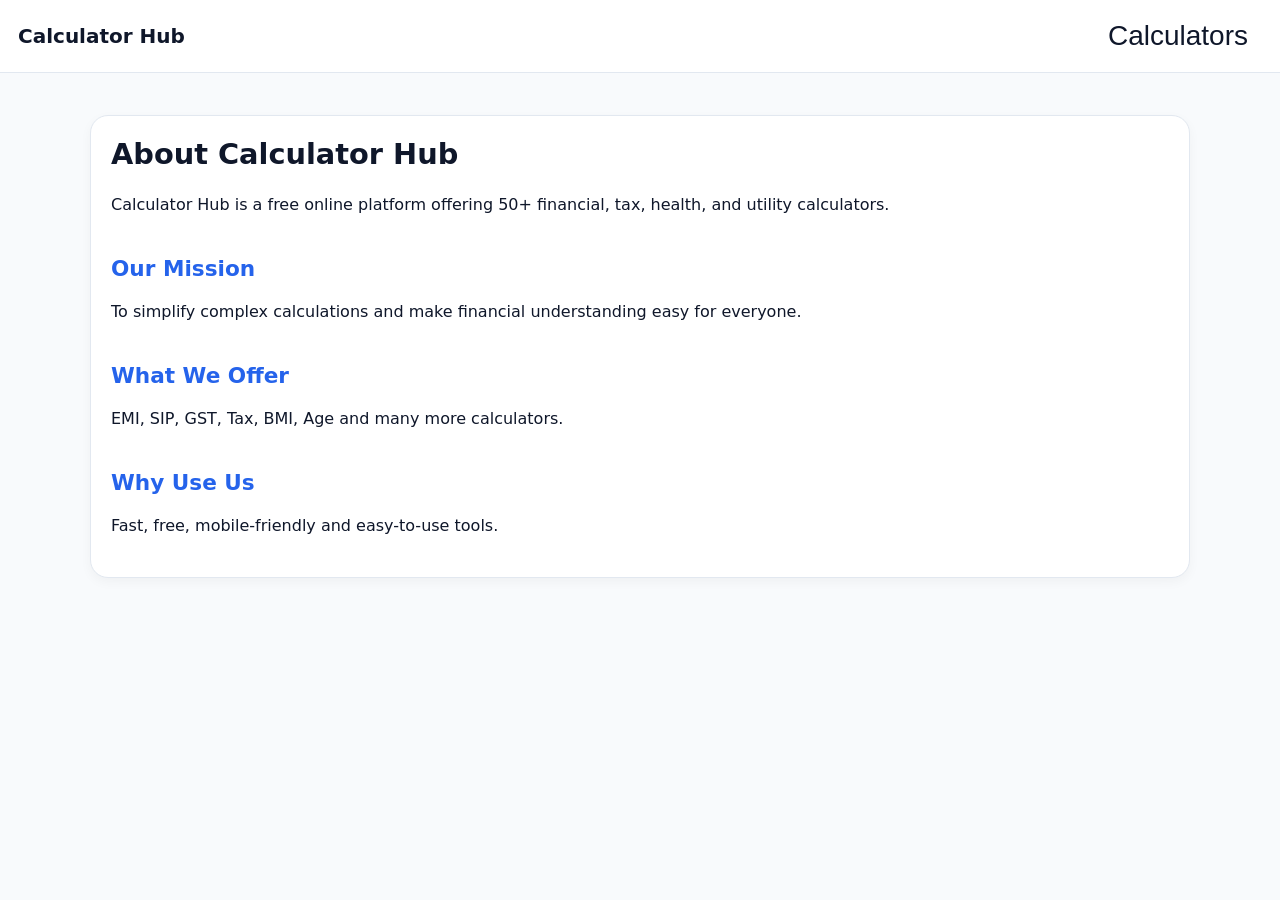
<file: about.html>
<!DOCTYPE html>
<html>
<head>
<title>About Us - Calculator Hub</title>
<link rel="stylesheet" href="style.css">
<!-- GOOGLE ANALYTICS -->
<!-- Replace G-XXXXXXXXXX with your GA4 ID -->
<script async
src="https://www.googletagmanager.com/gtag/js?id=G-XXXXXXXXXX">
</script>

<script>
window.dataLayer = window.dataLayer || [];
function gtag(){dataLayer.push(arguments);}
gtag('js', new Date());
gtag('config', 'G-XXXXXXXXXX');
</script>

<!-- GOOGLE ADSENSE -->
<!-- Replace with your publisher id -->
<script async src="https://pagead2.googlesyndication.com/pagead/js/adsbygoogle.js?client=ca-pub-8164053652117370"
     crossorigin="anonymous"></script>

</head>

<body>
    <header class="navbar">

    <div class="logo">
        <a href="index.html">Calculator Hub</a>
    </div>
	<div class="menu-wrapper">
    <button  id="menuBtn">Calculators</button>

    <nav class="nav-links" id="navLinks">
        <a href="emi.html">EMI Calculator</a>
        <a href="sip.html">SIP Calculator</a>
        <a href="gst.html">GST Calculator</a>
        <a href="gratuity.html">Gratuity Calculator</a>
        <a href="percentage.html">Percentage Calculator</a>
        <a href="income-tax.html">Income Tax Calculator</a>
        <a href="fd.html">FD Calculator</a>
        <a href="rd.html">RD Calculator</a>
        <a href="bmi.html">BMI Calculator</a>
        <a href="age.html">Age Calculator</a>
    </nav>
	</div>
</header>

<div class="container content-section">

<h1>About Calculator Hub</h1>

<p>Calculator Hub is a free online platform offering 50+ financial, tax, health, and utility calculators.</p>

<h2>Our Mission</h2>
<p>To simplify complex calculations and make financial understanding easy for everyone.</p>

<h2>What We Offer</h2>
<p>EMI, SIP, GST, Tax, BMI, Age and many more calculators.</p>

<h2>Why Use Us</h2>
<p>Fast, free, mobile-friendly and easy-to-use tools.</p>

</div>

</body>
</html>
</file>
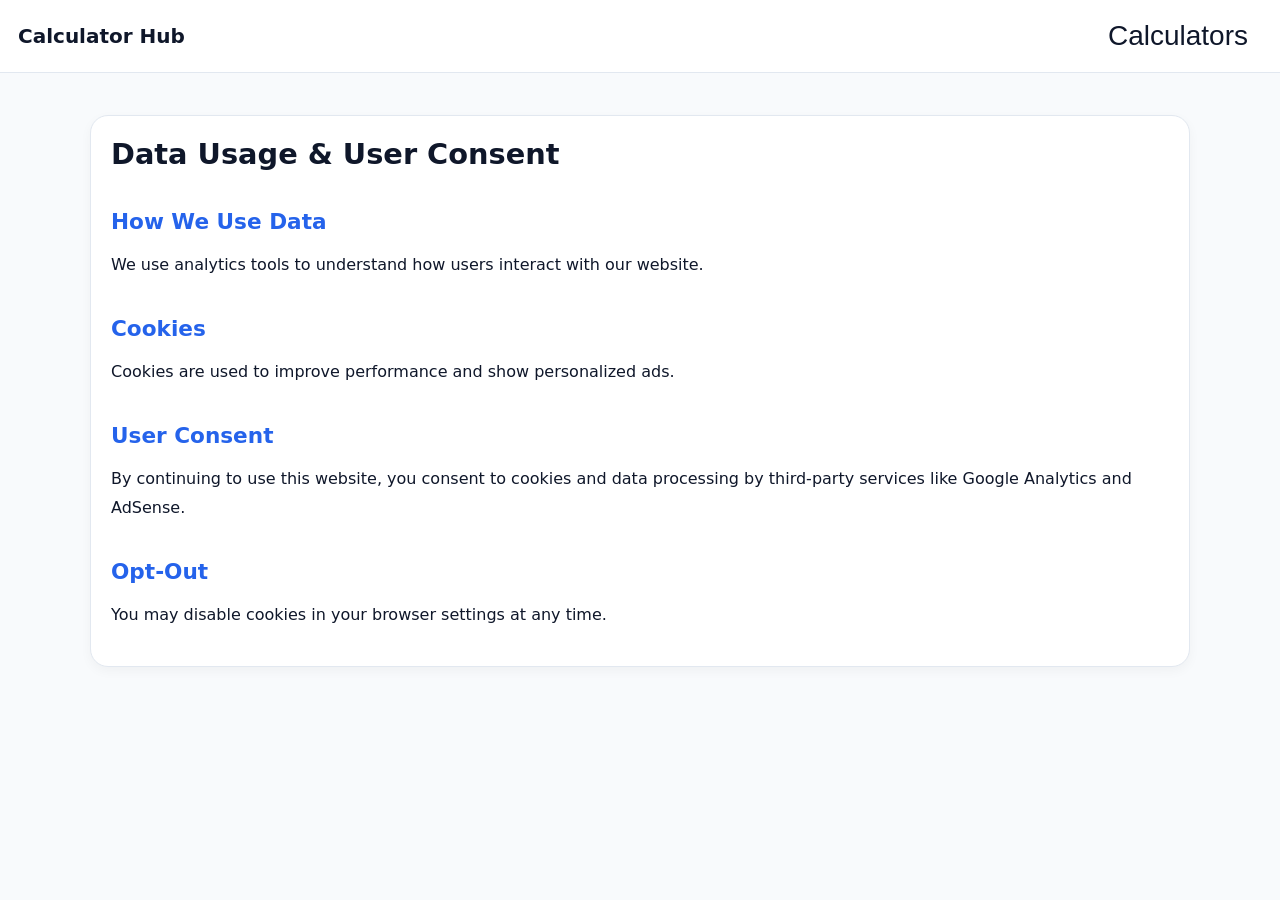
<file: consent.html>
<!DOCTYPE html>
<html>
<head>
<title>Data Usage & Consent - Calculator Hub</title>
<link rel="stylesheet" href="style.css">
<!-- GOOGLE ANALYTICS -->
<!-- Replace G-XXXXXXXXXX with your GA4 ID -->
<script async
src="https://www.googletagmanager.com/gtag/js?id=G-XXXXXXXXXX">
</script>

<script>
window.dataLayer = window.dataLayer || [];
function gtag(){dataLayer.push(arguments);}
gtag('js', new Date());
gtag('config', 'G-XXXXXXXXXX');
</script>

<!-- GOOGLE ADSENSE -->
<!-- Replace with your publisher id -->
<script async src="https://pagead2.googlesyndication.com/pagead/js/adsbygoogle.js?client=ca-pub-8164053652117370"
     crossorigin="anonymous"></script>

</head>

<body>
    <header class="navbar">

    <div class="logo">
        <a href="index.html">Calculator Hub</a>
    </div>
   
	<div class="menu-wrapper">
    <button  id="menuBtn">Calculators</button>

    <nav class="nav-links" id="navLinks">
        <a href="emi.html">EMI Calculator</a>
        <a href="sip.html">SIP Calculator</a>
        <a href="gst.html">GST Calculator</a>
        <a href="gratuity.html">Gratuity Calculator</a>
        <a href="percentage.html">Percentage Calculator</a>
        <a href="income-tax.html">Income Tax Calculator</a>
        <a href="fd.html">FD Calculator</a>
        <a href="rd.html">RD Calculator</a>
        <a href="bmi.html">BMI Calculator</a>
        <a href="age.html">Age Calculator</a>
    </nav>
	</div>
</header>
<div class="container content-section">

<h1>Data Usage & User Consent</h1>

<h2>How We Use Data</h2>
<p>We use analytics tools to understand how users interact with our website.</p>

<h2>Cookies</h2>
<p>Cookies are used to improve performance and show personalized ads.</p>

<h2>User Consent</h2>
<p>By continuing to use this website, you consent to cookies and data processing by third-party services like Google Analytics and AdSense.</p>

<h2>Opt-Out</h2>
<p>You may disable cookies in your browser settings at any time.</p>

</div>

</body>
</html>
</file>
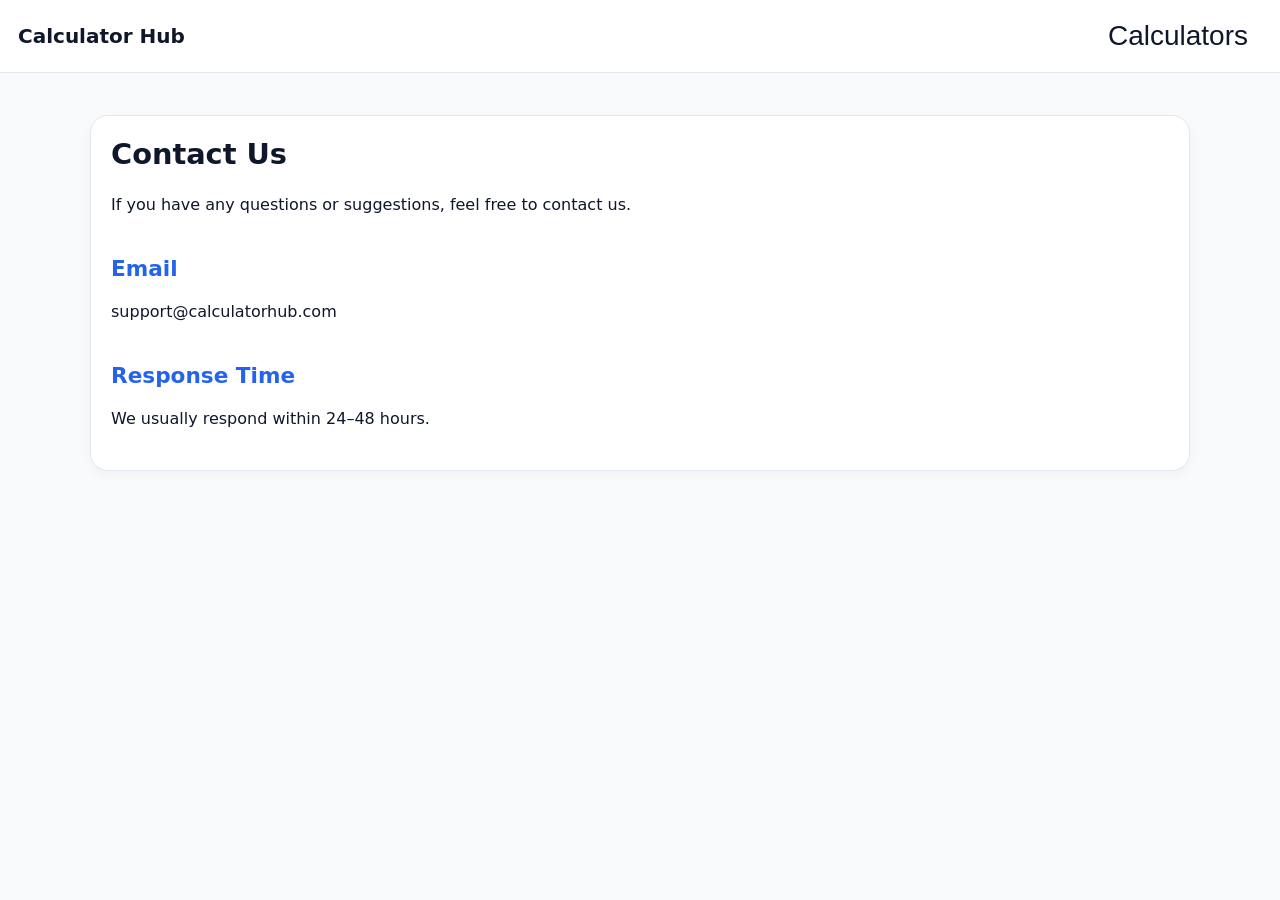
<file: contact.html>
<!DOCTYPE html>
<html>
<head>
<title>Contact Us - Calculator Hub</title>
<link rel="stylesheet" href="style.css">
<!-- GOOGLE ANALYTICS -->
<!-- Replace G-XXXXXXXXXX with your GA4 ID -->
<script async
src="https://www.googletagmanager.com/gtag/js?id=G-XXXXXXXXXX">
</script>

<script>
window.dataLayer = window.dataLayer || [];
function gtag(){dataLayer.push(arguments);}
gtag('js', new Date());
gtag('config', 'G-XXXXXXXXXX');
</script>

<!-- GOOGLE ADSENSE -->
<!-- Replace with your publisher id -->
<script async src="https://pagead2.googlesyndication.com/pagead/js/adsbygoogle.js?client=ca-pub-8164053652117370"
     crossorigin="anonymous"></script>

</head>

<body>
    <header class="navbar">

    <div class="logo">
        <a href="index.html">Calculator Hub</a>
    </div>
  
	<div class="menu-wrapper">
    <button  id="menuBtn">Calculators</button>

    <nav class="nav-links" id="navLinks">
        <a href="emi.html">EMI Calculator</a>
        <a href="sip.html">SIP Calculator</a>
        <a href="gst.html">GST Calculator</a>
        <a href="gratuity.html">Gratuity Calculator</a>
        <a href="percentage.html">Percentage Calculator</a>
        <a href="income-tax.html">Income Tax Calculator</a>
        <a href="fd.html">FD Calculator</a>
        <a href="rd.html">RD Calculator</a>
        <a href="bmi.html">BMI Calculator</a>
        <a href="age.html">Age Calculator</a>
    </nav>
	</div>
</header>

<div class="container content-section">

<h1>Contact Us</h1>

<p>If you have any questions or suggestions, feel free to contact us.</p>

<h2>Email</h2>
<p>support@calculatorhub.com</p>

<h2>Response Time</h2>
<p>We usually respond within 24–48 hours.</p>

</div>

</body>
</html>
</file>
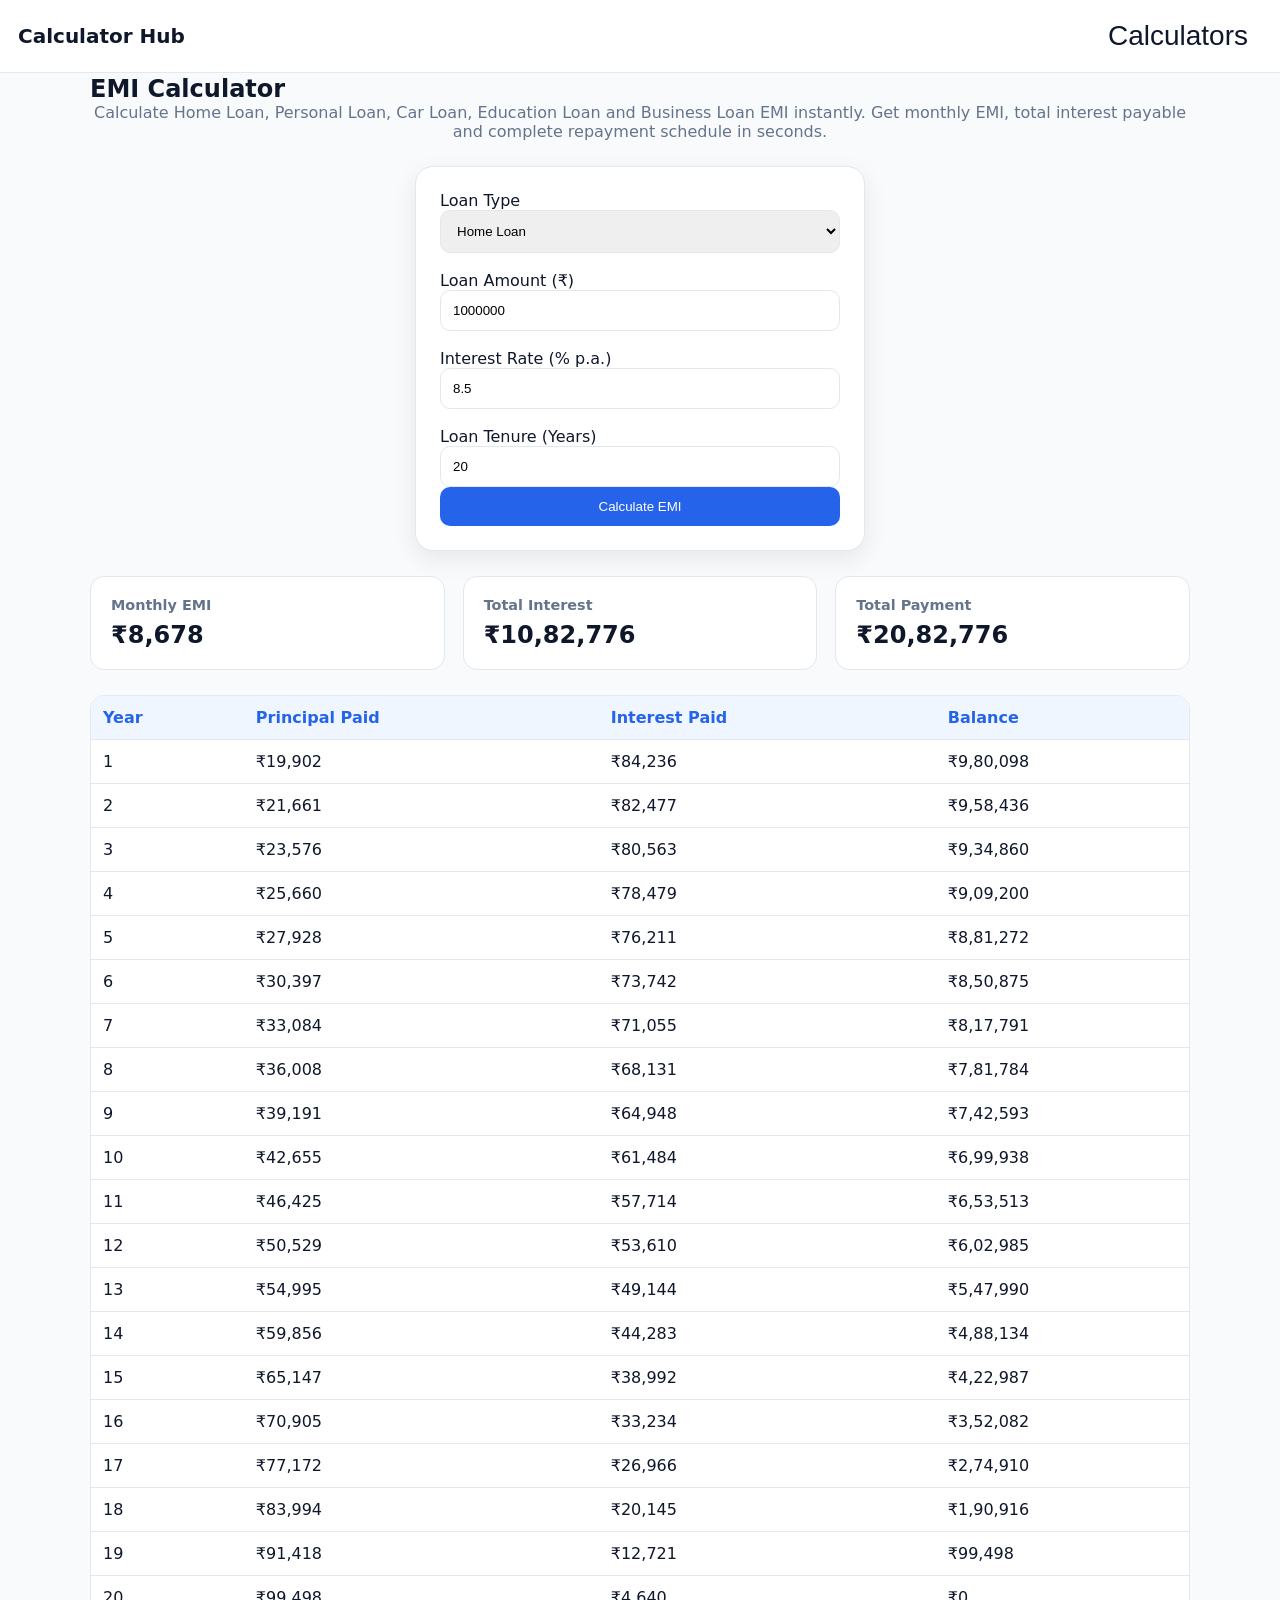
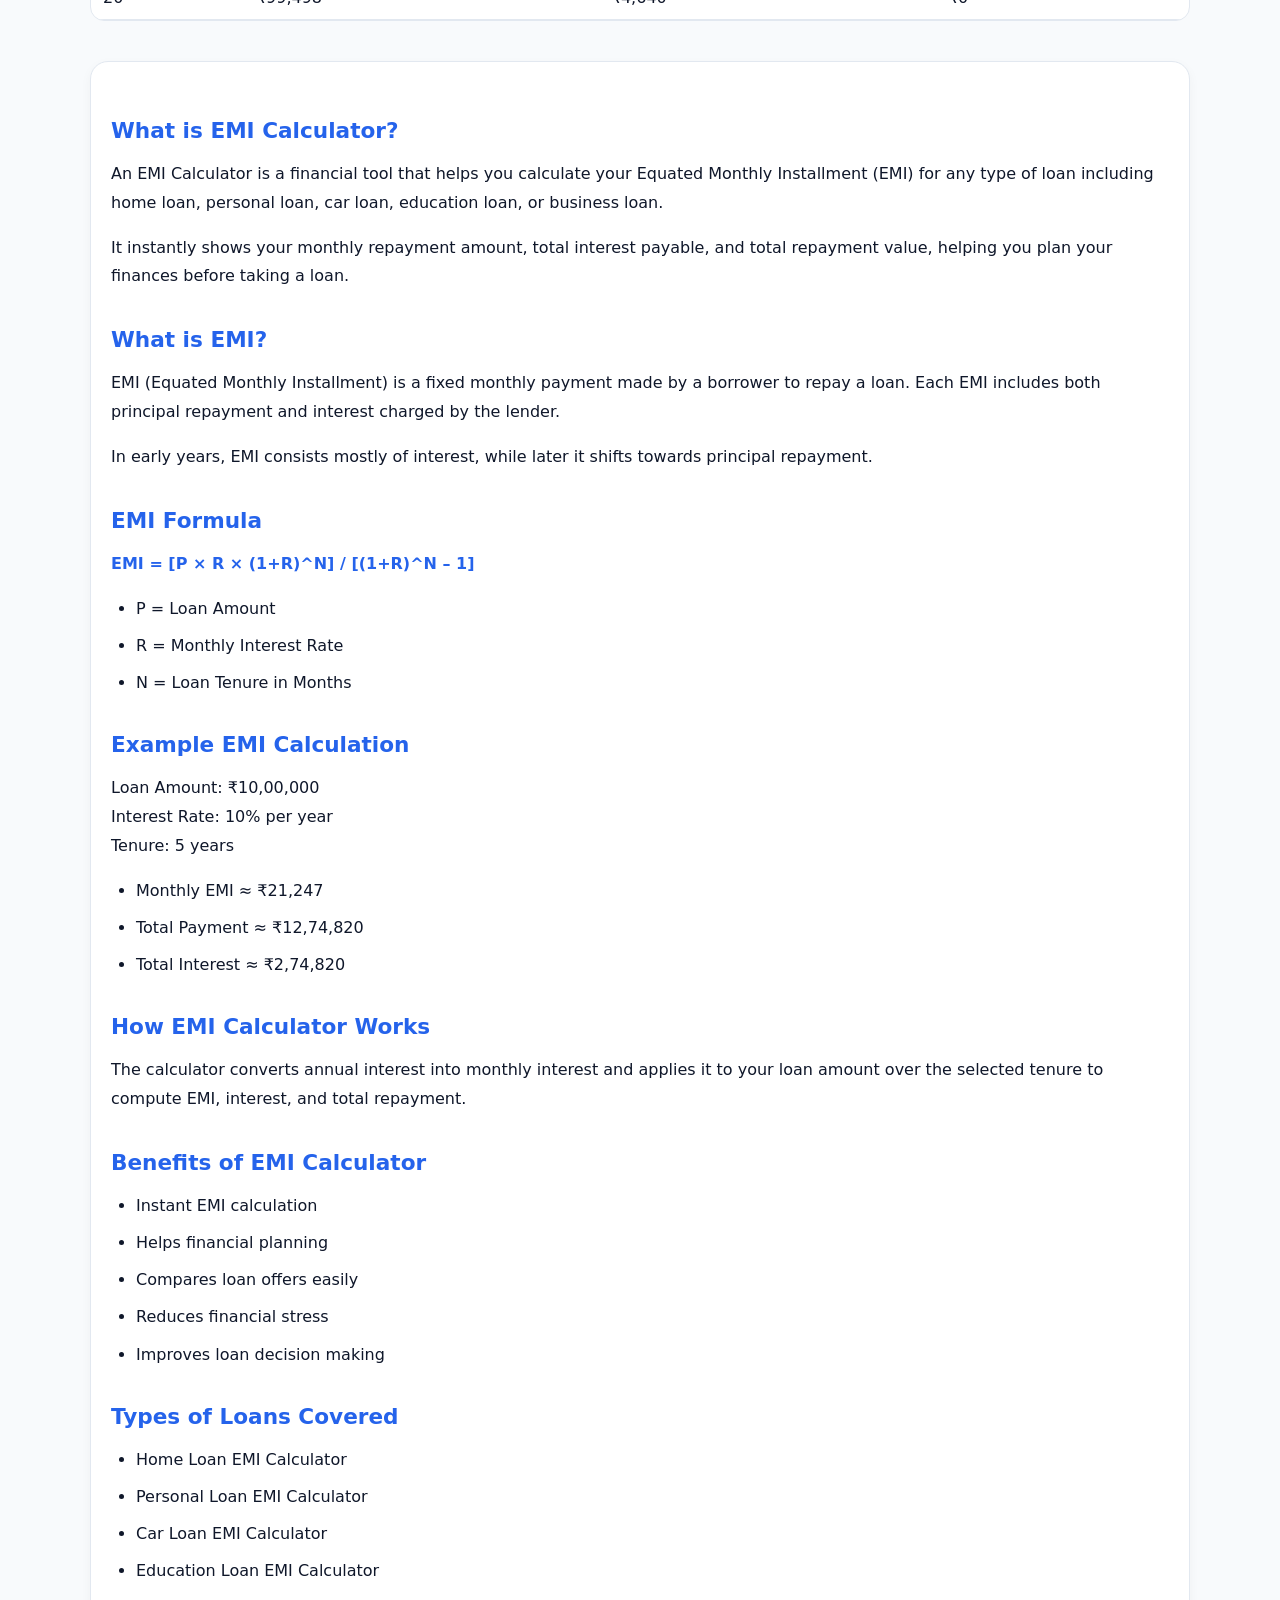
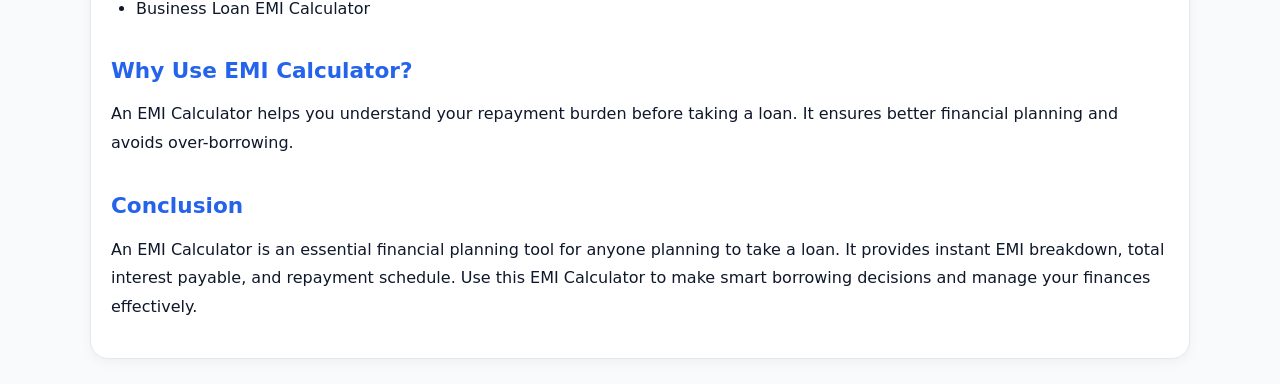
<file: emi.html>
<!DOCTYPE html>
<html lang="en">

<head>
<meta charset="UTF-8">
<meta name="viewport" content="width=device-width, initial-scale=1.0">

<title>EMI Calculator – Calculate Home Loan, Personal Loan & Car Loan EMI Online</title>

<meta name="description" content="Use our free EMI Calculator to calculate monthly loan EMI for home loan, personal loan, car loan, and education loan. Get instant EMI breakdown with interest and repayment schedule.">

<meta name="keywords" content="EMI Calculator, Loan EMI Calculator, Online EMI Calculator, Monthly EMI Calculator, Home Loan EMI Calculator, Personal Loan EMI Calculator, Car Loan EMI Calculator, EMI Interest Calculator, Free EMI Calculator India">

<link rel="stylesheet" href="style.css">
<!-- GOOGLE ANALYTICS -->
<!-- Replace G-XXXXXXXXXX with your GA4 ID -->
<script async
src="https://www.googletagmanager.com/gtag/js?id=G-XXXXXXXXXX">
</script>

<script>
window.dataLayer = window.dataLayer || [];
function gtag(){dataLayer.push(arguments);}
gtag('js', new Date());
gtag('config', 'G-XXXXXXXXXX');
</script>

<!-- GOOGLE ADSENSE -->
<!-- Replace with your publisher id -->
<script async src="https://pagead2.googlesyndication.com/pagead/js/adsbygoogle.js?client=ca-pub-8164053652117370"
     crossorigin="anonymous"></script>

</head>

<body>
    <header class="navbar">

    <div class="logo">
        <a href="index.html">Calculator Hub</a>
    </div>
   
	<div class="menu-wrapper">
    <button  id="menuBtn">Calculators</button>

    <nav class="nav-links" id="navLinks">
        <a href="emi.html">EMI Calculator</a>
        <a href="sip.html">SIP Calculator</a>
        <a href="gst.html">GST Calculator</a>
        <a href="gratuity.html">Gratuity Calculator</a>
        <a href="percentage.html">Percentage Calculator</a>
        <a href="income-tax.html">Income Tax Calculator</a>
        <a href="fd.html">FD Calculator</a>
        <a href="rd.html">RD Calculator</a>
        <a href="bmi.html">BMI Calculator</a>
        <a href="age.html">Age Calculator</a>
    </nav>
	</div>
</header>
<div class="container">

    <!-- CALCULATOR SECTION -->
    <section class="calculator-section">

        <h1>EMI Calculator</h1>

        <p class="intro">
            Calculate Home Loan, Personal Loan, Car Loan, Education Loan and Business Loan EMI instantly.
            Get monthly EMI, total interest payable and complete repayment schedule in seconds.
        </p>

        <div class="calculator">

            <div class="grid">

                <div class="form-group">
                    <label>Loan Type</label>
                    <select id="loanType">
                        <option>Home Loan</option>
                        <option>Personal Loan</option>
                        <option>Car Loan</option>
                        <option>Education Loan</option>
                        <option>Business Loan</option>
                    </select>
                </div>

                <div class="form-group">
                    <label>Loan Amount (₹)</label>
                    <input type="number" id="loanAmount" value="1000000">
                </div>

                <div class="form-group">
                    <label>Interest Rate (% p.a.)</label>
                    <input type="number" id="interestRate" value="8.5">
                </div>

                <div class="form-group">
                    <label>Loan Tenure (Years)</label>
                    <input type="number" id="loanYears" value="20">
                </div>

            </div>

            <button onclick="calculateEMI()">Calculate EMI</button>

        </div>

        <div class="results">

            <div class="result-card">
                <h3>Monthly EMI</h3>
                <p id="emiValue">₹0</p>
            </div>

            <div class="result-card">
                <h3>Total Interest</h3>
                <p class="green" id="interestValue">₹0</p>
            </div>

            <div class="result-card">
                <h3>Total Payment</h3>
                <p id="paymentValue">₹0</p>
            </div>

        </div>

        <div class="table-wrapper">

            <table>

                <thead>
                    <tr>
                        <th>Year</th>
                        <th>Principal Paid</th>
                        <th>Interest Paid</th>
                        <th>Balance</th>
                    </tr>
                </thead>

                <tbody id="scheduleBody"></tbody>

            </table>

        </div>

    </section>


    <!-- SEO CONTENT SECTION -->
    <section class="content-section">

        <h2>What is EMI Calculator?</h2>

        <p>
            An EMI Calculator is a financial tool that helps you calculate your Equated Monthly Installment (EMI)
            for any type of loan including home loan, personal loan, car loan, education loan, or business loan.
        </p>

        <p>
            It instantly shows your monthly repayment amount, total interest payable, and total repayment value,
            helping you plan your finances before taking a loan.
        </p>

        <h2>What is EMI?</h2>

        <p>
            EMI (Equated Monthly Installment) is a fixed monthly payment made by a borrower to repay a loan.
            Each EMI includes both principal repayment and interest charged by the lender.
        </p>

        <p>
            In early years, EMI consists mostly of interest, while later it shifts towards principal repayment.
        </p>

        <h2>EMI Formula</h2>

        <p><strong>EMI = [P × R × (1+R)^N] / [(1+R)^N – 1]</strong></p>

        <ul>
            <li>P = Loan Amount</li>
            <li>R = Monthly Interest Rate</li>
            <li>N = Loan Tenure in Months</li>
        </ul>

        <h2>Example EMI Calculation</h2>

        <p>
            Loan Amount: ₹10,00,000<br>
            Interest Rate: 10% per year<br>
            Tenure: 5 years
        </p>

        <ul>
            <li>Monthly EMI ≈ ₹21,247</li>
            <li>Total Payment ≈ ₹12,74,820</li>
            <li>Total Interest ≈ ₹2,74,820</li>
        </ul>

        <h2>How EMI Calculator Works</h2>

        <p>
            The calculator converts annual interest into monthly interest and applies it to your loan amount
            over the selected tenure to compute EMI, interest, and total repayment.
        </p>

        <h2>Benefits of EMI Calculator</h2>

        <ul>
            <li>Instant EMI calculation</li>
            <li>Helps financial planning</li>
            <li>Compares loan offers easily</li>
            <li>Reduces financial stress</li>
            <li>Improves loan decision making</li>
        </ul>

        <h2>Types of Loans Covered</h2>

        <ul>
            <li>Home Loan EMI Calculator</li>
            <li>Personal Loan EMI Calculator</li>
            <li>Car Loan EMI Calculator</li>
            <li>Education Loan EMI Calculator</li>
            <li>Business Loan EMI Calculator</li>
        </ul>

        <h2>Why Use EMI Calculator?</h2>

        <p>
            An EMI Calculator helps you understand your repayment burden before taking a loan.
            It ensures better financial planning and avoids over-borrowing.
        </p>

        <h2>Conclusion</h2>

        <p>
            An EMI Calculator is an essential financial planning tool for anyone planning to take a loan.
            It provides instant EMI breakdown, total interest payable, and repayment schedule.
            Use this EMI Calculator to make smart borrowing decisions and manage your finances effectively.
        </p>

    </section>

</div>

<script>

function formatINR(value){
    return '₹' + Math.round(value).toLocaleString('en-IN');
}

function calculateEMI(){

    const principal = parseFloat(document.getElementById('loanAmount').value);
    const annualRate = parseFloat(document.getElementById('interestRate').value);
    const years = parseFloat(document.getElementById('loanYears').value);

    const monthlyRate = annualRate / 12 / 100;
    const months = years * 12;

    const emi =
        principal *
        monthlyRate *
        Math.pow(1 + monthlyRate, months) /
        (Math.pow(1 + monthlyRate, months) - 1);

    const totalPayment = emi * months;
    const totalInterest = totalPayment - principal;

    document.getElementById('emiValue').innerText = formatINR(emi);
    document.getElementById('interestValue').innerText = formatINR(totalInterest);
    document.getElementById('paymentValue').innerText = formatINR(totalPayment);

    createSchedule(principal, monthlyRate, emi, years);
}

function createSchedule(principal, monthlyRate, emi, years){

    let balance = principal;
    const tbody = document.getElementById('scheduleBody');
    tbody.innerHTML = '';

    for(let year=1; year<=years; year++){

        let principalPaid = 0;
        let interestPaid = 0;

        for(let month=1; month<=12; month++){

            const interest = balance * monthlyRate;
            const principalPart = emi - interest;

            balance -= principalPart;

            principalPaid += principalPart;
            interestPaid += interest;

            if(balance < 0) balance = 0;
        }

        tbody.innerHTML += `
        <tr>
            <td>${year}</td>
            <td>${formatINR(principalPaid)}</td>
            <td>${formatINR(interestPaid)}</td>
            <td>${formatINR(balance)}</td>
        </tr>`;
    }
}

calculateEMI();

</script>

</body>
</html>
</file>
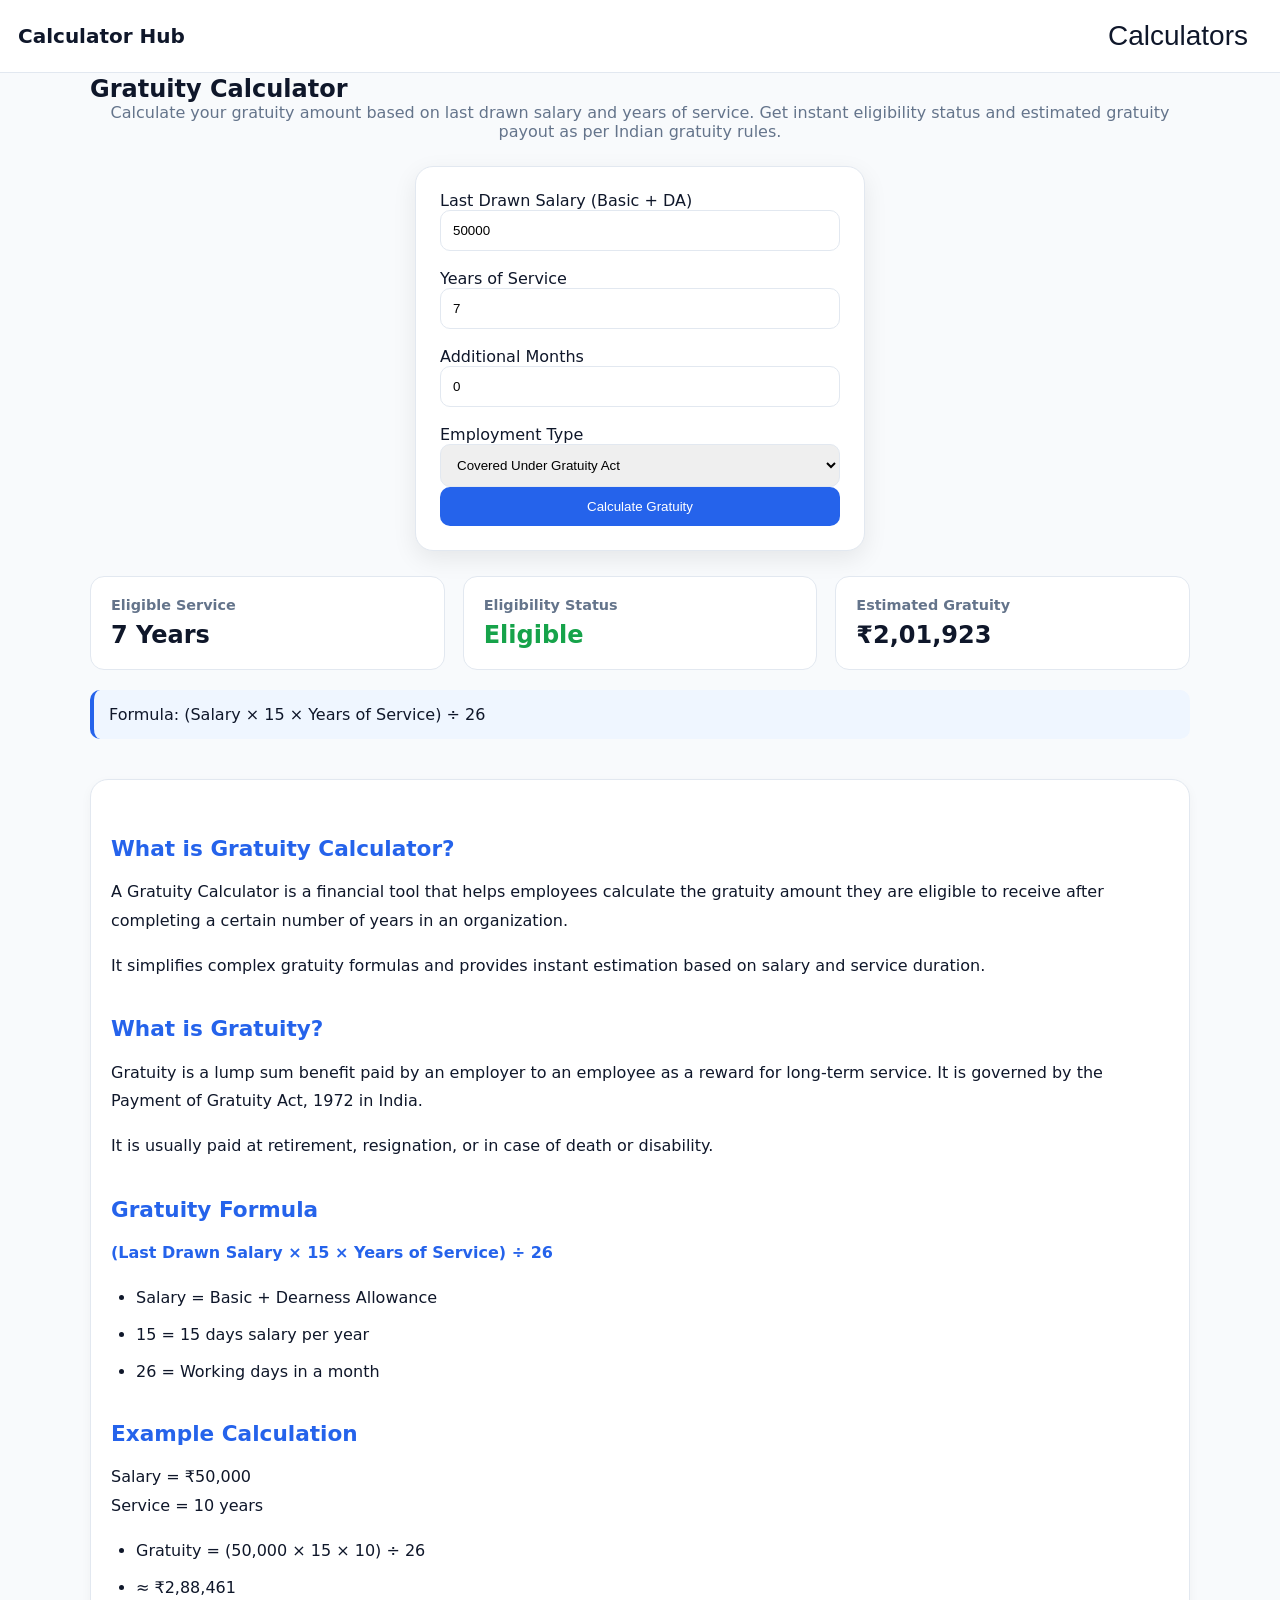
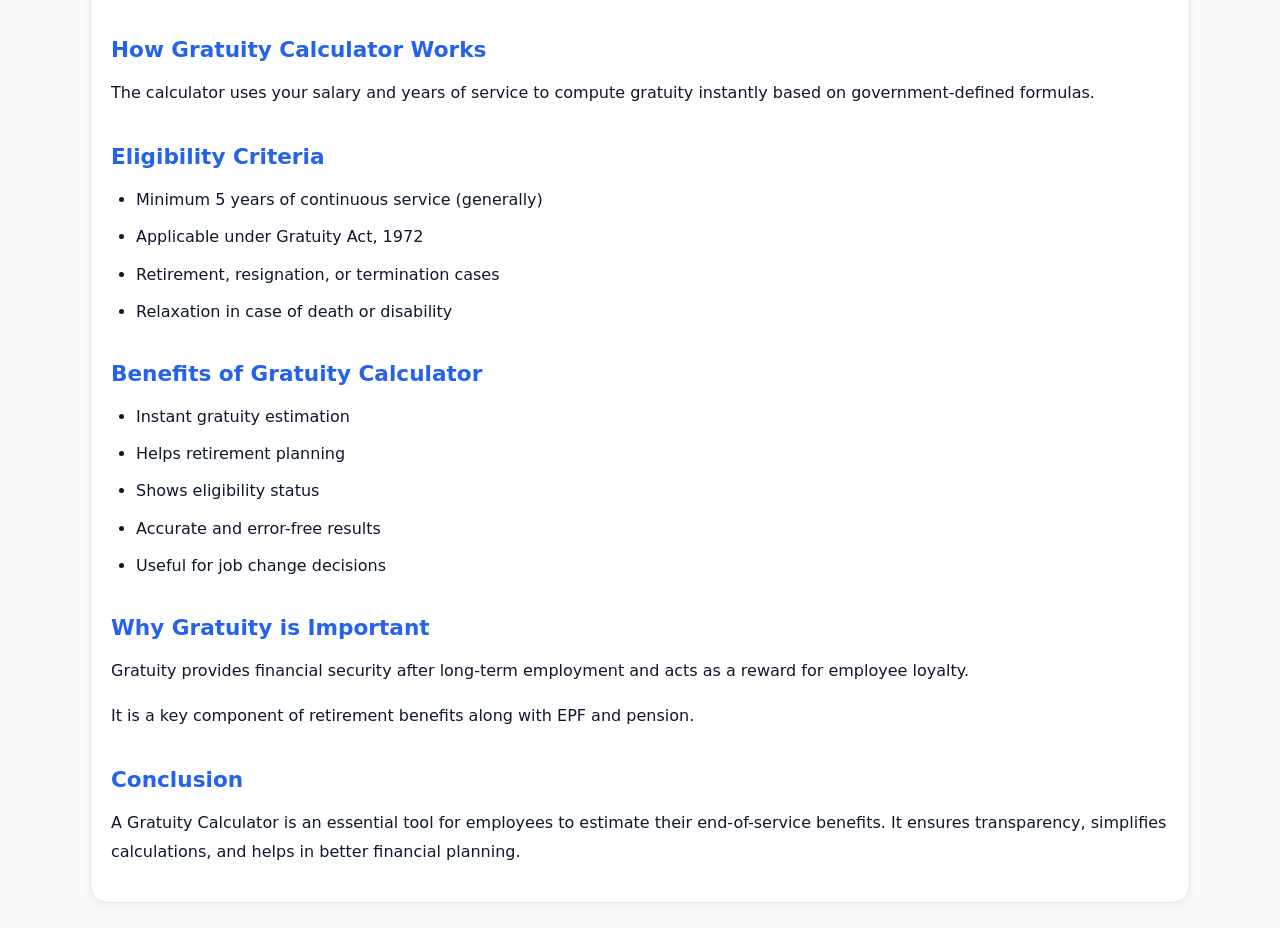
<file: gratuity.html>
<!DOCTYPE html>
<html lang="en">

<head>
<meta charset="UTF-8">
<meta name="viewport" content="width=device-width, initial-scale=1.0">

<title>Gratuity Calculator – Calculate Employee Gratuity Amount Online Instantly</title>

<meta name="description" content="Use our free Gratuity Calculator to calculate employee gratuity amount based on salary and years of service. Get instant gratuity calculation as per Indian rules.">

<meta name="keywords" content="Gratuity Calculator, Online Gratuity Calculator, Employee Gratuity Calculator, Gratuity Amount Calculator, Gratuity Calculator India, Retirement Gratuity Calculator, Salary Gratuity Calculator, Free Gratuity Calculator">

<link rel="stylesheet" href="style.css">
<!-- GOOGLE ANALYTICS -->
<!-- Replace G-XXXXXXXXXX with your GA4 ID -->
<script async
src="https://www.googletagmanager.com/gtag/js?id=G-XXXXXXXXXX">
</script>

<script>
window.dataLayer = window.dataLayer || [];
function gtag(){dataLayer.push(arguments);}
gtag('js', new Date());
gtag('config', 'G-XXXXXXXXXX');
</script>

<!-- GOOGLE ADSENSE -->
<!-- Replace with your publisher id -->
<script async src="https://pagead2.googlesyndication.com/pagead/js/adsbygoogle.js?client=ca-pub-8164053652117370"
     crossorigin="anonymous"></script>

</head>

<body>
    <header class="navbar">

    <div class="logo">
        <a href="index.html">Calculator Hub</a>
    </div>
   
	<div class="menu-wrapper">
    <button  id="menuBtn">Calculators</button>

    <nav class="nav-links" id="navLinks">
        <a href="emi.html">EMI Calculator</a>
        <a href="sip.html">SIP Calculator</a>
        <a href="gst.html">GST Calculator</a>
        <a href="gratuity.html">Gratuity Calculator</a>
        <a href="percentage.html">Percentage Calculator</a>
        <a href="income-tax.html">Income Tax Calculator</a>
        <a href="fd.html">FD Calculator</a>
        <a href="rd.html">RD Calculator</a>
        <a href="bmi.html">BMI Calculator</a>
        <a href="age.html">Age Calculator</a>
    </nav>
	</div>
</header>

<div class="container">

    <!-- CALCULATOR SECTION -->
    <section class="calculator-section">

        <h1>Gratuity Calculator</h1>

        <p class="intro">
            Calculate your gratuity amount based on last drawn salary and years of service.
            Get instant eligibility status and estimated gratuity payout as per Indian gratuity rules.
        </p>

        <div class="calculator">

            <div class="grid">

                <div class="form-group">
                    <label>Last Drawn Salary (Basic + DA)</label>
                    <input type="number" id="salary" value="50000">
                </div>

                <div class="form-group">
                    <label>Years of Service</label>
                    <input type="number" id="years" value="7">
                </div>

                <div class="form-group">
                    <label>Additional Months</label>
                    <input type="number" id="months" value="0">
                </div>

                <div class="form-group">
                    <label>Employment Type</label>

                    <select id="coverage">
                        <option value="covered">Covered Under Gratuity Act</option>
                        <option value="not-covered">Not Covered Under Gratuity Act</option>
                    </select>

                </div>

            </div>

            <button onclick="calculateGratuity()">Calculate Gratuity</button>

        </div>

        <div class="results">

            <div class="result-card">
                <h3>Eligible Service</h3>
                <p id="serviceYears">0 Years</p>
            </div>

            <div class="result-card">
                <h3>Eligibility Status</h3>
                <p id="eligibility">-</p>
            </div>

            <div class="result-card">
                <h3>Estimated Gratuity</h3>
                <p class="gratuity" id="gratuityAmount">₹0</p>
            </div>

        </div>

        <div class="note" id="formulaNote">
            Formula: (Salary × 15 × Years of Service) ÷ 26
        </div>

    </section>


    <!-- SEO CONTENT SECTION -->
    <section class="content-section">

        <h2>What is Gratuity Calculator?</h2>

        <p>
            A Gratuity Calculator is a financial tool that helps employees calculate the gratuity amount
            they are eligible to receive after completing a certain number of years in an organization.
        </p>

        <p>
            It simplifies complex gratuity formulas and provides instant estimation based on salary and service duration.
        </p>

        <h2>What is Gratuity?</h2>

        <p>
            Gratuity is a lump sum benefit paid by an employer to an employee as a reward for long-term service.
            It is governed by the Payment of Gratuity Act, 1972 in India.
        </p>

        <p>
            It is usually paid at retirement, resignation, or in case of death or disability.
        </p>

        <h2>Gratuity Formula</h2>

        <p><strong>(Last Drawn Salary × 15 × Years of Service) ÷ 26</strong></p>

        <ul>
            <li>Salary = Basic + Dearness Allowance</li>
            <li>15 = 15 days salary per year</li>
            <li>26 = Working days in a month</li>
        </ul>

        <h2>Example Calculation</h2>

        <p>
            Salary = ₹50,000<br>
            Service = 10 years
        </p>

        <ul>
            <li>Gratuity = (50,000 × 15 × 10) ÷ 26</li>
            <li>≈ ₹2,88,461</li>
        </ul>

        <h2>How Gratuity Calculator Works</h2>

        <p>
            The calculator uses your salary and years of service to compute gratuity instantly
            based on government-defined formulas.
        </p>

        <h2>Eligibility Criteria</h2>

        <ul>
            <li>Minimum 5 years of continuous service (generally)</li>
            <li>Applicable under Gratuity Act, 1972</li>
            <li>Retirement, resignation, or termination cases</li>
            <li>Relaxation in case of death or disability</li>
        </ul>

        <h2>Benefits of Gratuity Calculator</h2>

        <ul>
            <li>Instant gratuity estimation</li>
            <li>Helps retirement planning</li>
            <li>Shows eligibility status</li>
            <li>Accurate and error-free results</li>
            <li>Useful for job change decisions</li>
        </ul>

        <h2>Why Gratuity is Important</h2>

        <p>
            Gratuity provides financial security after long-term employment and acts as a reward for employee loyalty.
        </p>

        <p>
            It is a key component of retirement benefits along with EPF and pension.
        </p>

        <h2>Conclusion</h2>

        <p>
            A Gratuity Calculator is an essential tool for employees to estimate their end-of-service benefits.
            It ensures transparency, simplifies calculations, and helps in better financial planning.
        </p>

    </section>

</div>

<script>

function formatINR(amount){
    return '₹' + Math.round(amount).toLocaleString('en-IN');
}

function calculateGratuity(){

    let salary = parseFloat(document.getElementById('salary').value) || 0;
    let years = parseInt(document.getElementById('years').value) || 0;
    let months = parseInt(document.getElementById('months').value) || 0;

    const coverage = document.getElementById('coverage').value;

    if(months >= 6){
        years += 1;
    }

    let divisor = (coverage === 'covered') ? 26 : 30;

    const gratuity = (salary * 15 * years) / divisor;

    document.getElementById('serviceYears').innerText = years + ' Years';

    if(years >= 5){
        document.getElementById('eligibility').innerHTML =
            '<span class="eligible">Eligible</span>';
    } else {
        document.getElementById('eligibility').innerHTML =
            '<span class="not-eligible">Not Eligible</span>';
    }

    document.getElementById('gratuityAmount').innerText =
        formatINR(gratuity);

    document.getElementById('formulaNote').innerHTML =
        coverage === 'covered'
        ? 'Formula: (Salary × 15 × Years of Service) ÷ 26'
        : 'Formula: (Salary × 15 × Years of Service) ÷ 30';
}

calculateGratuity();

</script>

</body>
</html>
</file>
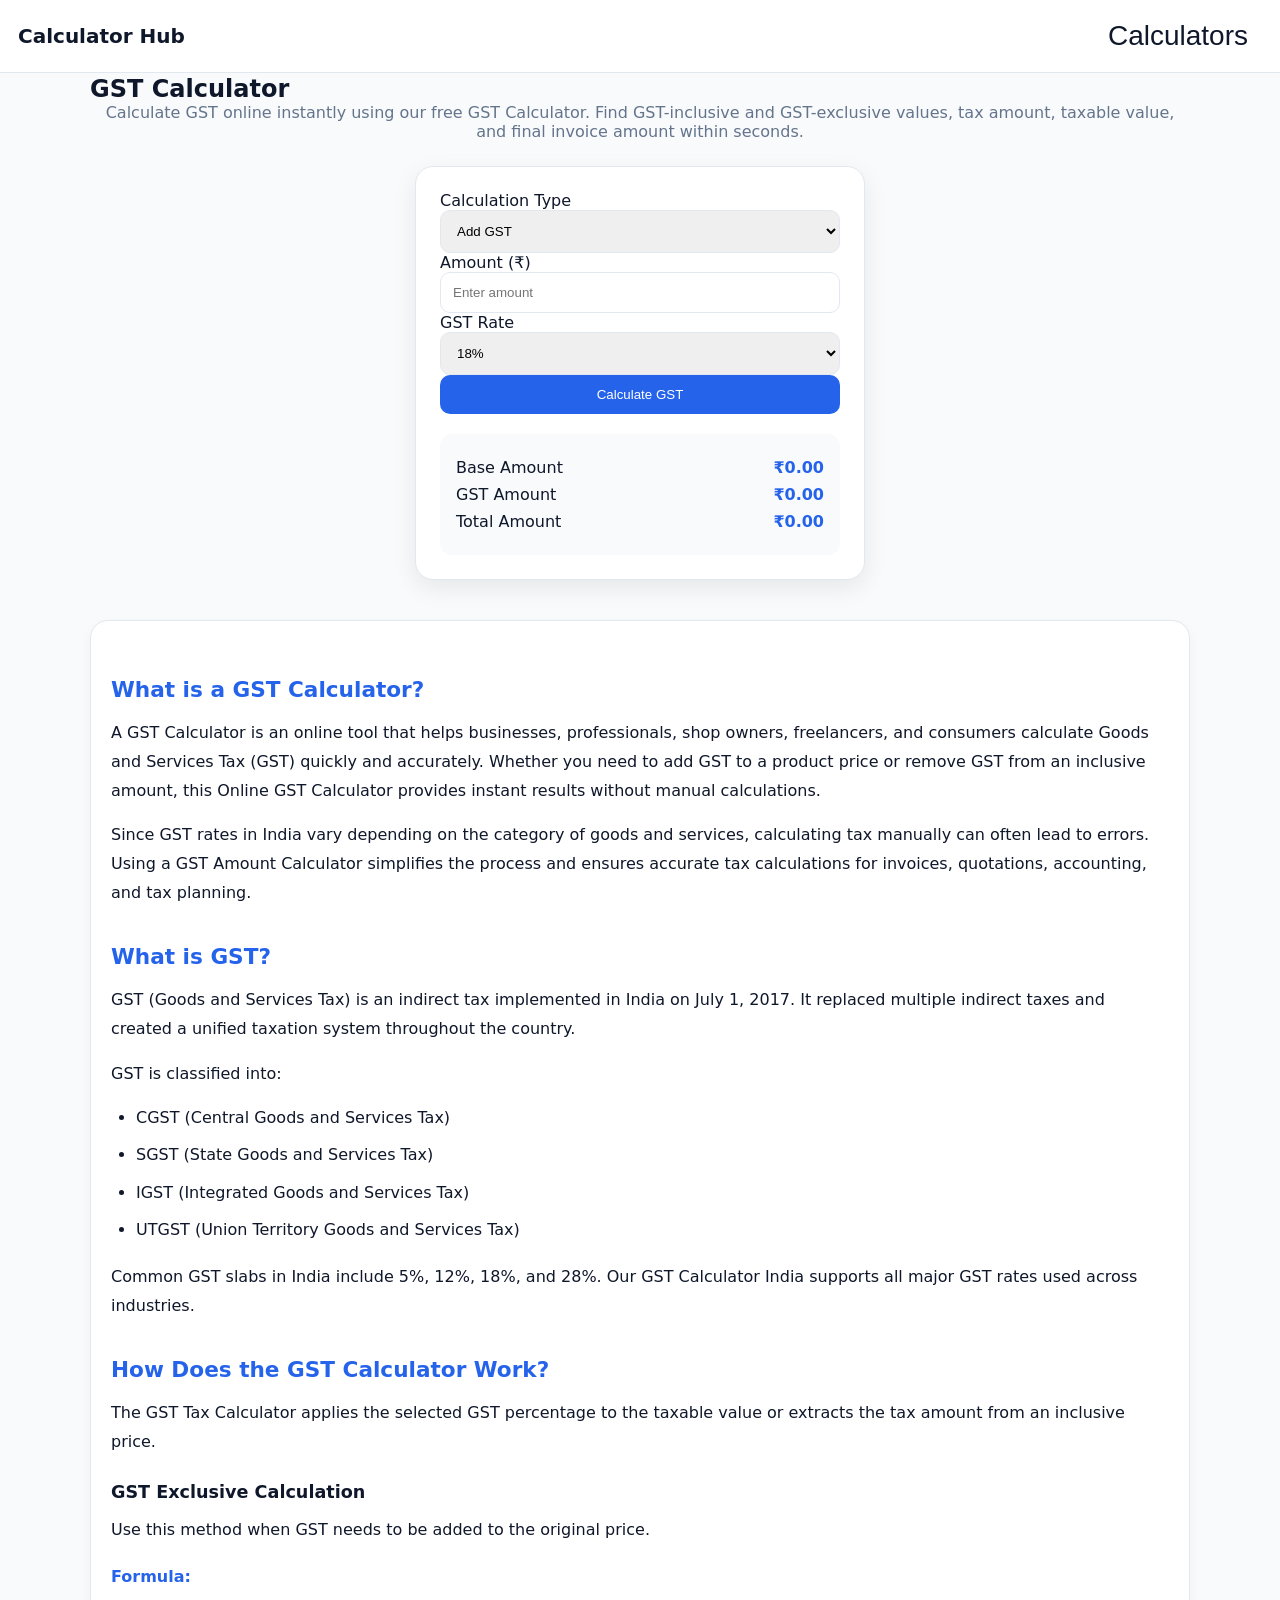
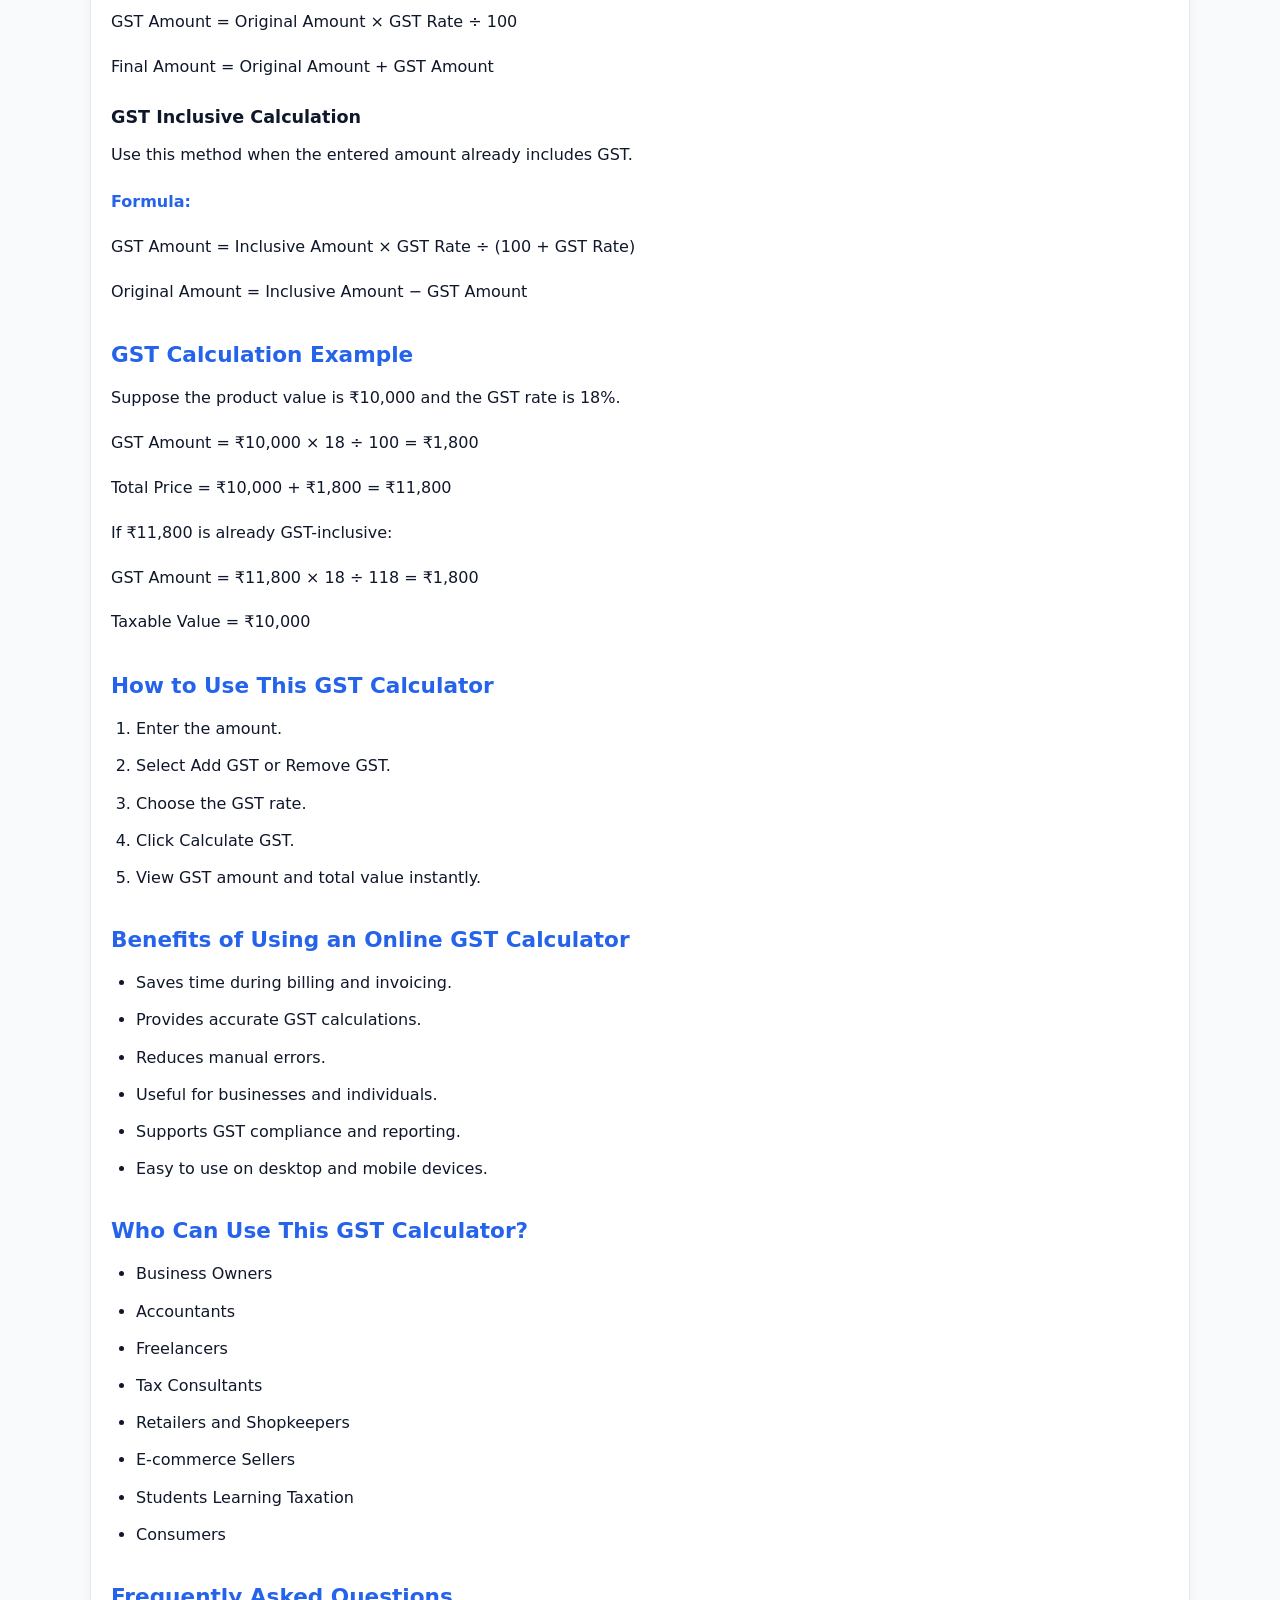
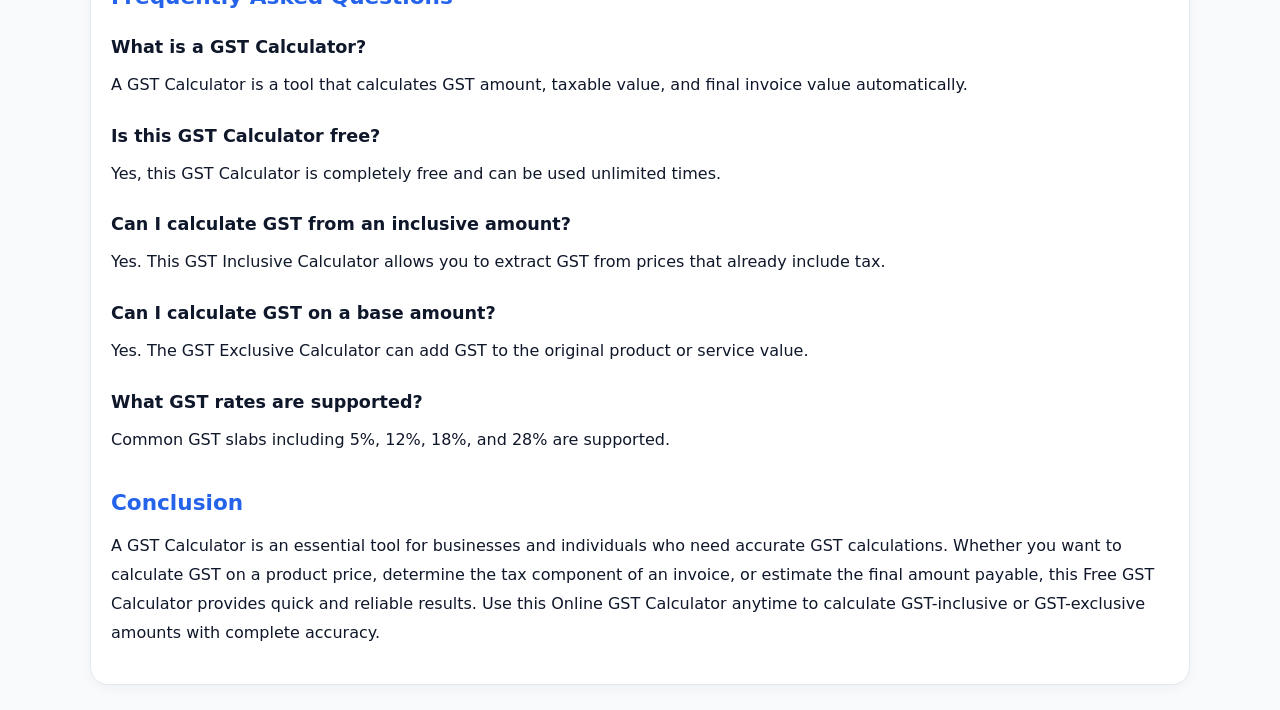
<file: gst.html>
<!DOCTYPE html>
<html lang="en">
<head>
<meta charset="UTF-8">
<meta name="viewport" content="width=device-width, initial-scale=1.0">

<title>GST Calculator – Calculate GST Amount Online in India (Inclusive & Exclusive GST)</title>

<meta name="description" content="Use our free GST Calculator to calculate GST amount instantly. Find GST-inclusive and GST-exclusive prices, GST percentages, tax amounts, and final invoice values online in India.">

<meta name="keywords" content="GST Calculator, Online GST Calculator, GST Tax Calculator, GST Amount Calculator, GST Inclusive Calculator, GST Exclusive Calculator, GST Calculator India, GST Percentage Calculator, GST Rate Calculator, Free GST Calculator">

<link rel="stylesheet" href="style.css">
<!-- GOOGLE ANALYTICS -->
<!-- Replace G-XXXXXXXXXX with your GA4 ID -->
<script async
src="https://www.googletagmanager.com/gtag/js?id=G-XXXXXXXXXX">
</script>

<script>
window.dataLayer = window.dataLayer || [];
function gtag(){dataLayer.push(arguments);}
gtag('js', new Date());
gtag('config', 'G-XXXXXXXXXX');
</script>

<!-- GOOGLE ADSENSE -->
<!-- Replace with your publisher id -->
<script async src="https://pagead2.googlesyndication.com/pagead/js/adsbygoogle.js?client=ca-pub-8164053652117370"
     crossorigin="anonymous"></script>

</head>

<body>
    <header class="navbar">

    <div class="logo">
        <a href="index.html">Calculator Hub</a>
    </div>
   
	<div class="menu-wrapper">
    <button  id="menuBtn">Calculators</button>

    <nav class="nav-links" id="navLinks">
        <a href="emi.html">EMI Calculator</a>
        <a href="sip.html">SIP Calculator</a>
        <a href="gst.html">GST Calculator</a>
        <a href="gratuity.html">Gratuity Calculator</a>
        <a href="percentage.html">Percentage Calculator</a>
        <a href="income-tax.html">Income Tax Calculator</a>
        <a href="fd.html">FD Calculator</a>
        <a href="rd.html">RD Calculator</a>
        <a href="bmi.html">BMI Calculator</a>
        <a href="age.html">Age Calculator</a>
    </nav>
	</div>
</header>

<div class="container">

    <!-- Calculator Section -->

    <section class="calculator-section">

        <h1>GST Calculator</h1>

        <p class="intro">
            Calculate GST online instantly using our free GST Calculator.
            Find GST-inclusive and GST-exclusive values, tax amount,
            taxable value, and final invoice amount within seconds.
        </p>

        <div class="calculator">

            <div class="form-group">
                <label for="type">Calculation Type</label>
                <select id="type">
                    <option value="exclusive">Add GST</option>
                    <option value="inclusive">Remove GST</option>
                </select>
            </div>

            <div class="form-group">
                <label for="amount">Amount (₹)</label>
                <input
                    type="number"
                    id="amount"
                    placeholder="Enter amount"
                >
            </div>

            <div class="form-group">
                <label for="gst">GST Rate</label>
                <select id="gst">
                    <option value="5">5%</option>
                    <option value="12">12%</option>
                    <option value="18" selected>18%</option>
                    <option value="28">28%</option>
                </select>
            </div>

            <button onclick="calculateGST()">
                Calculate GST
            </button>

            <div class="result" id="result">

                <p>
                    <span>Base Amount</span>
                    <strong>₹0.00</strong>
                </p>

                <p>
                    <span>GST Amount</span>
                    <strong>₹0.00</strong>
                </p>

                <p>
                    <span>Total Amount</span>
                    <strong>₹0.00</strong>
                </p>

            </div>

        </div>

    </section>

    <!-- SEO Content Section -->

    <section class="content-section">

        <h2>What is a GST Calculator?</h2>

        <p>
            A GST Calculator is an online tool that helps businesses,
            professionals, shop owners, freelancers, and consumers calculate
            Goods and Services Tax (GST) quickly and accurately. Whether you
            need to add GST to a product price or remove GST from an
            inclusive amount, this Online GST Calculator provides instant
            results without manual calculations.
        </p>

        <p>
            Since GST rates in India vary depending on the category of goods
            and services, calculating tax manually can often lead to errors.
            Using a GST Amount Calculator simplifies the process and ensures
            accurate tax calculations for invoices, quotations, accounting,
            and tax planning.
        </p>

        <h2>What is GST?</h2>

        <p>
            GST (Goods and Services Tax) is an indirect tax implemented in
            India on July 1, 2017. It replaced multiple indirect taxes and
            created a unified taxation system throughout the country.
        </p>

        <p>
            GST is classified into:
        </p>

        <ul>
            <li>CGST (Central Goods and Services Tax)</li>
            <li>SGST (State Goods and Services Tax)</li>
            <li>IGST (Integrated Goods and Services Tax)</li>
            <li>UTGST (Union Territory Goods and Services Tax)</li>
        </ul>

        <p>
            Common GST slabs in India include 5%, 12%, 18%, and 28%.
            Our GST Calculator India supports all major GST rates used
            across industries.
        </p>

        <h2>How Does the GST Calculator Work?</h2>

        <p>
            The GST Tax Calculator applies the selected GST percentage to the
            taxable value or extracts the tax amount from an inclusive price.
        </p>

        <h3>GST Exclusive Calculation</h3>

        <p>
            Use this method when GST needs to be added to the original price.
        </p>

        <p><strong>Formula:</strong></p>

        <p>
            GST Amount = Original Amount × GST Rate ÷ 100
        </p>

        <p>
            Final Amount = Original Amount + GST Amount
        </p>

        <h3>GST Inclusive Calculation</h3>

        <p>
            Use this method when the entered amount already includes GST.
        </p>

        <p><strong>Formula:</strong></p>

        <p>
            GST Amount = Inclusive Amount × GST Rate ÷ (100 + GST Rate)
        </p>

        <p>
            Original Amount = Inclusive Amount − GST Amount
        </p>

        <h2>GST Calculation Example</h2>

        <p>
            Suppose the product value is ₹10,000 and the GST rate is 18%.
        </p>

        <p>
            GST Amount = ₹10,000 × 18 ÷ 100 = ₹1,800
        </p>

        <p>
            Total Price = ₹10,000 + ₹1,800 = ₹11,800
        </p>

        <p>
            If ₹11,800 is already GST-inclusive:
        </p>

        <p>
            GST Amount = ₹11,800 × 18 ÷ 118 = ₹1,800
        </p>

        <p>
            Taxable Value = ₹10,000
        </p>

        <h2>How to Use This GST Calculator</h2>

        <ol>
            <li>Enter the amount.</li>
            <li>Select Add GST or Remove GST.</li>
            <li>Choose the GST rate.</li>
            <li>Click Calculate GST.</li>
            <li>View GST amount and total value instantly.</li>
        </ol>

        <h2>Benefits of Using an Online GST Calculator</h2>

        <ul>
            <li>Saves time during billing and invoicing.</li>
            <li>Provides accurate GST calculations.</li>
            <li>Reduces manual errors.</li>
            <li>Useful for businesses and individuals.</li>
            <li>Supports GST compliance and reporting.</li>
            <li>Easy to use on desktop and mobile devices.</li>
        </ul>

        <h2>Who Can Use This GST Calculator?</h2>

        <ul>
            <li>Business Owners</li>
            <li>Accountants</li>
            <li>Freelancers</li>
            <li>Tax Consultants</li>
            <li>Retailers and Shopkeepers</li>
            <li>E-commerce Sellers</li>
            <li>Students Learning Taxation</li>
            <li>Consumers</li>
        </ul>

        <h2>Frequently Asked Questions</h2>

        <h3>What is a GST Calculator?</h3>

        <p>
            A GST Calculator is a tool that calculates GST amount,
            taxable value, and final invoice value automatically.
        </p>

        <h3>Is this GST Calculator free?</h3>

        <p>
            Yes, this GST Calculator is completely free and can be used
            unlimited times.
        </p>

        <h3>Can I calculate GST from an inclusive amount?</h3>

        <p>
            Yes. This GST Inclusive Calculator allows you to extract GST
            from prices that already include tax.
        </p>

        <h3>Can I calculate GST on a base amount?</h3>

        <p>
            Yes. The GST Exclusive Calculator can add GST to the original
            product or service value.
        </p>

        <h3>What GST rates are supported?</h3>

        <p>
            Common GST slabs including 5%, 12%, 18%, and 28% are supported.
        </p>

        <h2>Conclusion</h2>

        <p>
            A GST Calculator is an essential tool for businesses and
            individuals who need accurate GST calculations. Whether you
            want to calculate GST on a product price, determine the tax
            component of an invoice, or estimate the final amount payable,
            this Free GST Calculator provides quick and reliable results.
            Use this Online GST Calculator anytime to calculate GST-inclusive
            or GST-exclusive amounts with complete accuracy.
        </p>

    </section>

</div>

<script>

function calculateGST(){

    const amount = parseFloat(
        document.getElementById("amount").value
    ) || 0;

    const gstRate = parseFloat(
        document.getElementById("gst").value
    );

    const type =
        document.getElementById("type").value;

    let baseAmount = 0;
    let gstAmount = 0;
    let totalAmount = 0;

    if(type === "exclusive"){

        gstAmount =
            amount * gstRate / 100;

        totalAmount =
            amount + gstAmount;

        baseAmount =
            amount;

    } else {

        baseAmount =
            amount / (1 + gstRate / 100);

        gstAmount =
            amount - baseAmount;

        totalAmount =
            amount;
    }

    document.getElementById("result").innerHTML = `
        <p>
            <span>Base Amount</span>
            <strong>₹${baseAmount.toFixed(2)}</strong>
        </p>

        <p>
            <span>GST Amount</span>
            <strong>₹${gstAmount.toFixed(2)}</strong>
        </p>

        <p>
            <span>Total Amount</span>
            <strong>₹${totalAmount.toFixed(2)}</strong>
        </p>
    `;
}

</script>

</body>
</html>
</file>
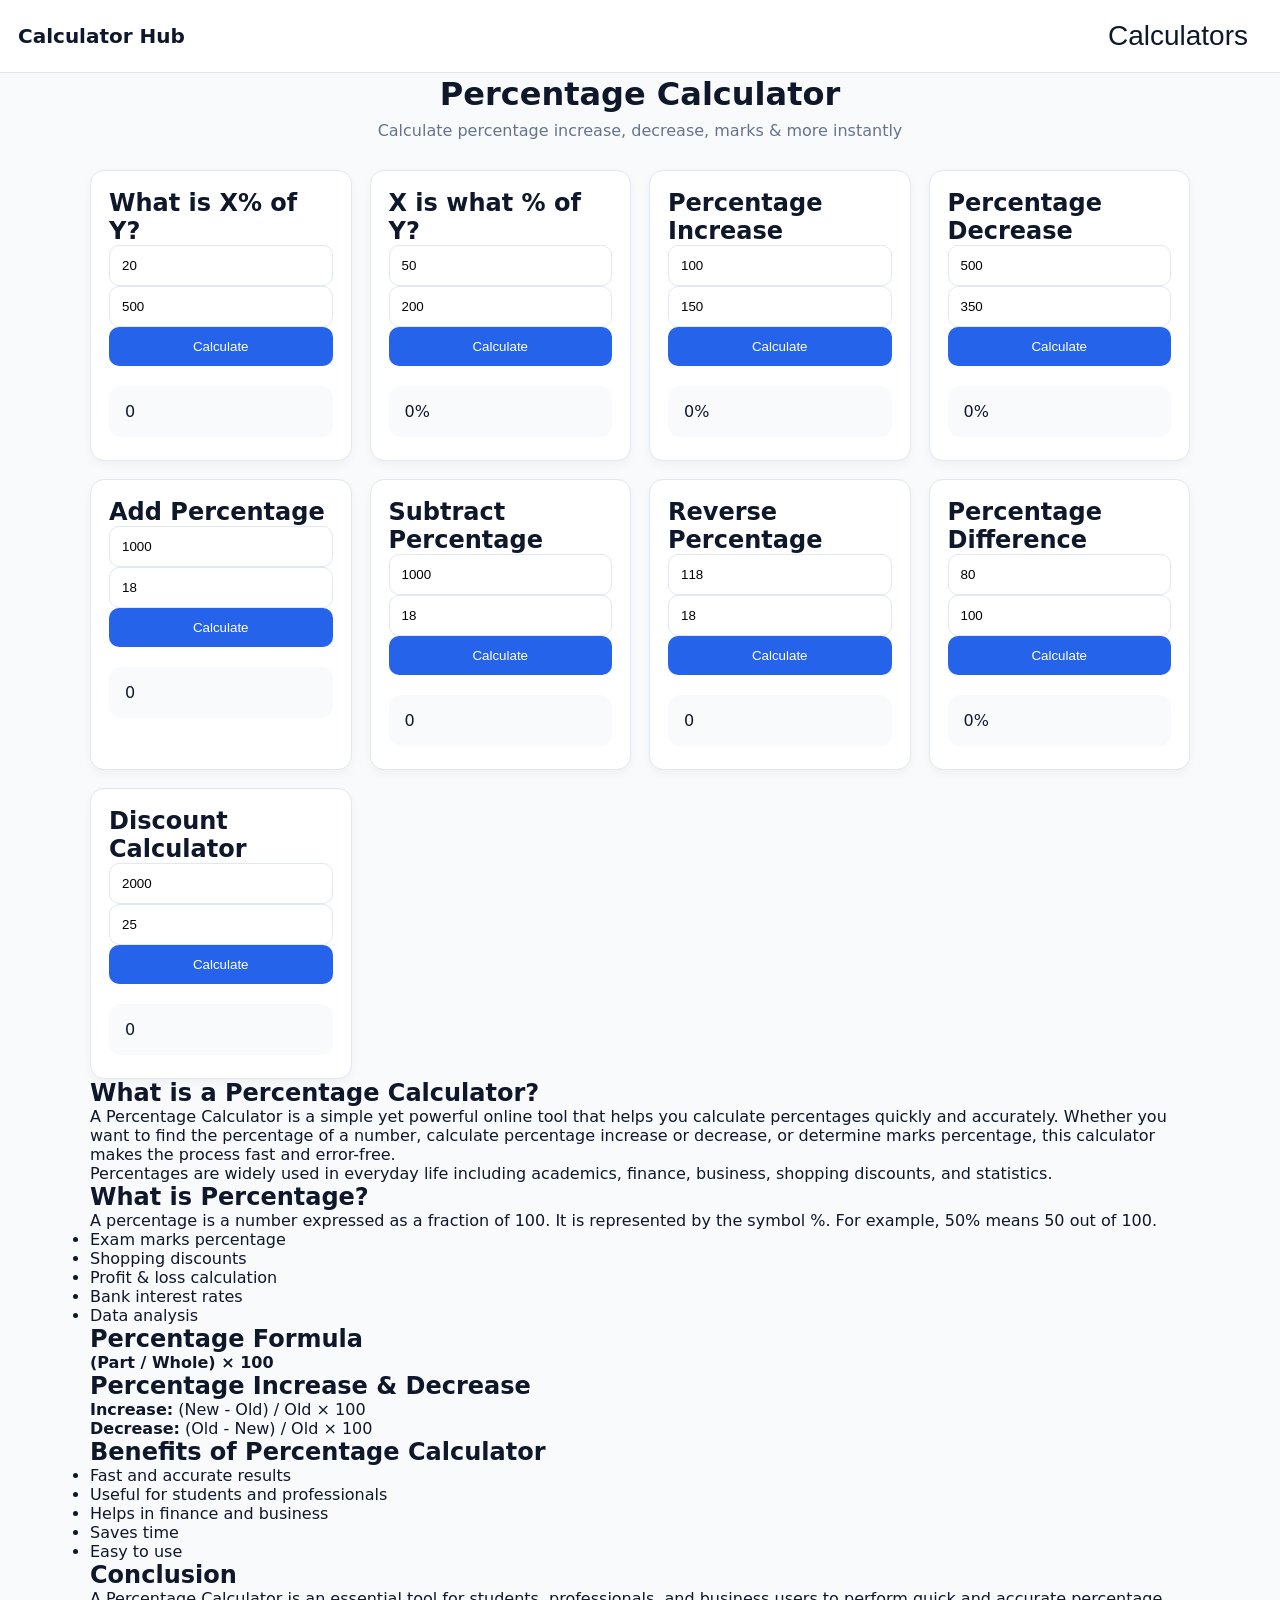
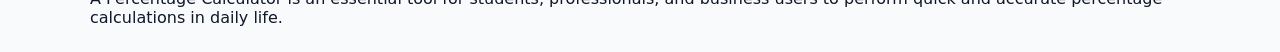
<file: percentage.html>
<!DOCTYPE html>
<html lang="en">

<head>
<meta charset="UTF-8">
<meta name="viewport" content="width=device-width, initial-scale=1.0">

<title>Percentage Calculator – Calculate Percentage Increase, Decrease & Marks Online</title>

<meta name="description" content="Use our free Percentage Calculator to calculate percentage increase, decrease, marks percentage, and values instantly. Fast and accurate online percentage calculator.">

<meta name="keywords" content="Percentage Calculator, Online Percentage Calculator, Percent Calculator, Percentage Increase Calculator, Percentage Decrease Calculator, Marks Percentage Calculator, Percentage Change Calculator, Free Percentage Calculator, Percentage Calculator Online, Percentage Calculation Tool">

<link rel="stylesheet" href="style.css">

<!-- GOOGLE ANALYTICS -->
<!-- Replace G-XXXXXXXXXX with your GA4 ID -->
<script async
src="https://www.googletagmanager.com/gtag/js?id=G-XXXXXXXXXX">
</script>

<script>
window.dataLayer = window.dataLayer || [];
function gtag(){dataLayer.push(arguments);}
gtag('js', new Date());
gtag('config', 'G-XXXXXXXXXX');
</script>

<!-- GOOGLE ADSENSE -->
<!-- Replace with your publisher id -->
<script async src="https://pagead2.googlesyndication.com/pagead/js/adsbygoogle.js?client=ca-pub-8164053652117370"
     crossorigin="anonymous"></script>

</head>

<body>
    <header class="navbar">

    <div class="logo">
        <a href="index.html">Calculator Hub</a>
    </div>
   
	<div class="menu-wrapper">
    <button  id="menuBtn">Calculators</button>

    <nav class="nav-links" id="navLinks">
        <a href="emi.html">EMI Calculator</a>
        <a href="sip.html">SIP Calculator</a>
        <a href="gst.html">GST Calculator</a>
        <a href="gratuity.html">Gratuity Calculator</a>
        <a href="percentage.html">Percentage Calculator</a>
        <a href="income-tax.html">Income Tax Calculator</a>
        <a href="fd.html">FD Calculator</a>
        <a href="rd.html">RD Calculator</a>
        <a href="bmi.html">BMI Calculator</a>
        <a href="age.html">Age Calculator</a>
    </nav>
	</div>
</header>

<div class="container">

<!-- HEADER -->
<div class="header">
    <h1>Percentage Calculator</h1>
    <p>Calculate percentage increase, decrease, marks & more instantly</p>
</div>

<!-- CALCULATOR -->
<div class="grid">

<div class="card">
    <h2>What is X% of Y?</h2>
    <input type="number" id="p1" placeholder="Percentage (X)" value="20">
    <input type="number" id="v1" placeholder="Value (Y)" value="500">
    <button onclick="calc1()">Calculate</button>
    <div class="result" id="r1">0</div>
    <div class="small" id="e1"></div>
</div>

<div class="card">
    <h2>X is what % of Y?</h2>
    <input type="number" id="p2" placeholder="Part" value="50">
    <input type="number" id="v2" placeholder="Total" value="200">
    <button onclick="calc2()">Calculate</button>
    <div class="result" id="r2">0%</div>
    <div class="small" id="e2"></div>
</div>

<div class="card">
    <h2>Percentage Increase</h2>
    <input type="number" id="old3" placeholder="Old Value" value="100">
    <input type="number" id="new3" placeholder="New Value" value="150">
    <button onclick="calc3()">Calculate</button>
    <div class="result" id="r3">0%</div>
    <div class="small" id="e3"></div>
</div>

<div class="card">
    <h2>Percentage Decrease</h2>
    <input type="number" id="old4" placeholder="Old Value" value="500">
    <input type="number" id="new4" placeholder="New Value" value="350">
    <button onclick="calc4()">Calculate</button>
    <div class="result" id="r4">0%</div>
    <div class="small" id="e4"></div>
</div>

<div class="card">
    <h2>Add Percentage</h2>
    <input type="number" id="val5" placeholder="Value" value="1000">
    <input type="number" id="per5" placeholder="Percentage" value="18">
    <button onclick="calc5()">Calculate</button>
    <div class="result" id="r5">0</div>
    <div class="small" id="e5"></div>
</div>

<div class="card">
    <h2>Subtract Percentage</h2>
    <input type="number" id="val6" placeholder="Value" value="1000">
    <input type="number" id="per6" placeholder="Percentage" value="18">
    <button onclick="calc6()">Calculate</button>
    <div class="result" id="r6">0</div>
    <div class="small" id="e6"></div>
</div>

<div class="card">
    <h2>Reverse Percentage</h2>
    <input type="number" id="val7" placeholder="Final Value" value="118">
    <input type="number" id="per7" placeholder="Percentage" value="18">
    <button onclick="calc7()">Calculate</button>
    <div class="result" id="r7">0</div>
    <div class="small" id="e7"></div>
</div>

<div class="card">
    <h2>Percentage Difference</h2>
    <input type="number" id="a8" placeholder="Value A" value="80">
    <input type="number" id="b8" placeholder="Value B" value="100">
    <button onclick="calc8()">Calculate</button>
    <div class="result" id="r8">0%</div>
    <div class="small" id="e8"></div>
</div>

<div class="card">
    <h2>Discount Calculator</h2>
    <input type="number" id="price9" placeholder="Price" value="2000">
    <input type="number" id="disc9" placeholder="Discount %" value="25">
    <button onclick="calc9()">Calculate</button>
    <div class="result" id="r9">0</div>
    <div class="small" id="e9"></div>
</div>

</div>

<!-- SEO CONTENT -->
<div class="content">

<h2>What is a Percentage Calculator?</h2>

<p>
A Percentage Calculator is a simple yet powerful online tool that helps you calculate percentages quickly and accurately. Whether you want to find the percentage of a number, calculate percentage increase or decrease, or determine marks percentage, this calculator makes the process fast and error-free.
</p>

<p>
Percentages are widely used in everyday life including academics, finance, business, shopping discounts, and statistics.
</p>

<h2>What is Percentage?</h2>

<p>
A percentage is a number expressed as a fraction of 100. It is represented by the symbol %. For example, 50% means 50 out of 100.
</p>

<ul>
<li>Exam marks percentage</li>
<li>Shopping discounts</li>
<li>Profit & loss calculation</li>
<li>Bank interest rates</li>
<li>Data analysis</li>
</ul>

<h2>Percentage Formula</h2>

<p><strong>(Part / Whole) × 100</strong></p>

<h2>Percentage Increase & Decrease</h2>

<p><strong>Increase:</strong> (New - Old) / Old × 100</p>
<p><strong>Decrease:</strong> (Old - New) / Old × 100</p>

<h2>Benefits of Percentage Calculator</h2>

<ul>
<li>Fast and accurate results</li>
<li>Useful for students and professionals</li>
<li>Helps in finance and business</li>
<li>Saves time</li>
<li>Easy to use</li>
</ul>

<h2>Conclusion</h2>

<p>
A Percentage Calculator is an essential tool for students, professionals, and business users to perform quick and accurate percentage calculations in daily life.
</p>

</div>

</div>

<script>

function num(id){
    return parseFloat(document.getElementById(id).value) || 0;
}

function calc1(){
    let p=num('p1'), v=num('v1');
    let r=(p/100)*v;
    document.getElementById('r1').innerText=r.toFixed(2);
    document.getElementById('e1').innerText=`${p}% of ${v} = ${r.toFixed(2)}`;
}

function calc2(){
    let p=num('p2'), v=num('v2');
    let r=(p/v)*100;
    document.getElementById('r2').innerText=r.toFixed(2)+'%';
    document.getElementById('e2').innerText=`${p} is ${r.toFixed(2)}% of ${v}`;
}

function calc3(){
    let o=num('old3'), n=num('new3');
    let r=((n-o)/o)*100;
    document.getElementById('r3').innerText=r.toFixed(2)+'%';
    document.getElementById('e3').innerText=`Increase = ${r.toFixed(2)}%`;
}

function calc4(){
    let o=num('old4'), n=num('new4');
    let r=((o-n)/o)*100;
    document.getElementById('r4').innerText=r.toFixed(2)+'%';
    document.getElementById('e4').innerText=`Decrease = ${r.toFixed(2)}%`;
}

function calc5(){
    let v=num('val5'), p=num('per5');
    let r=v+(v*p/100);
    document.getElementById('r5').innerText=r.toFixed(2);
    document.getElementById('e5').innerText=`${p}% added = ${r.toFixed(2)}`;
}

function calc6(){
    let v=num('val6'), p=num('per6');
    let r=v-(v*p/100);
    document.getElementById('r6').innerText=r.toFixed(2);
    document.getElementById('e6').innerText=`${p}% removed = ${r.toFixed(2)}`;
}

function calc7(){
    let v=num('val7'), p=num('per7');
    let r=v/(1+p/100);
    document.getElementById('r7').innerText=r.toFixed(2);
    document.getElementById('e7').innerText=`Original value = ${r.toFixed(2)}`;
}

function calc8(){
    let a=num('a8'), b=num('b8');
    let r=(Math.abs(a-b)/((a+b)/2))*100;
    document.getElementById('r8').innerText=r.toFixed(2)+'%';
    document.getElementById('e8').innerText=`Difference = ${r.toFixed(2)}%`;
}

function calc9(){
    let p=num('price9'), d=num('disc9');
    let r=p-(p*d/100);
    document.getElementById('r9').innerText=r.toFixed(2);
    document.getElementById('e9').innerText=`Final price = ${r.toFixed(2)}`;
}

</script>

</body>
</html>
</file>
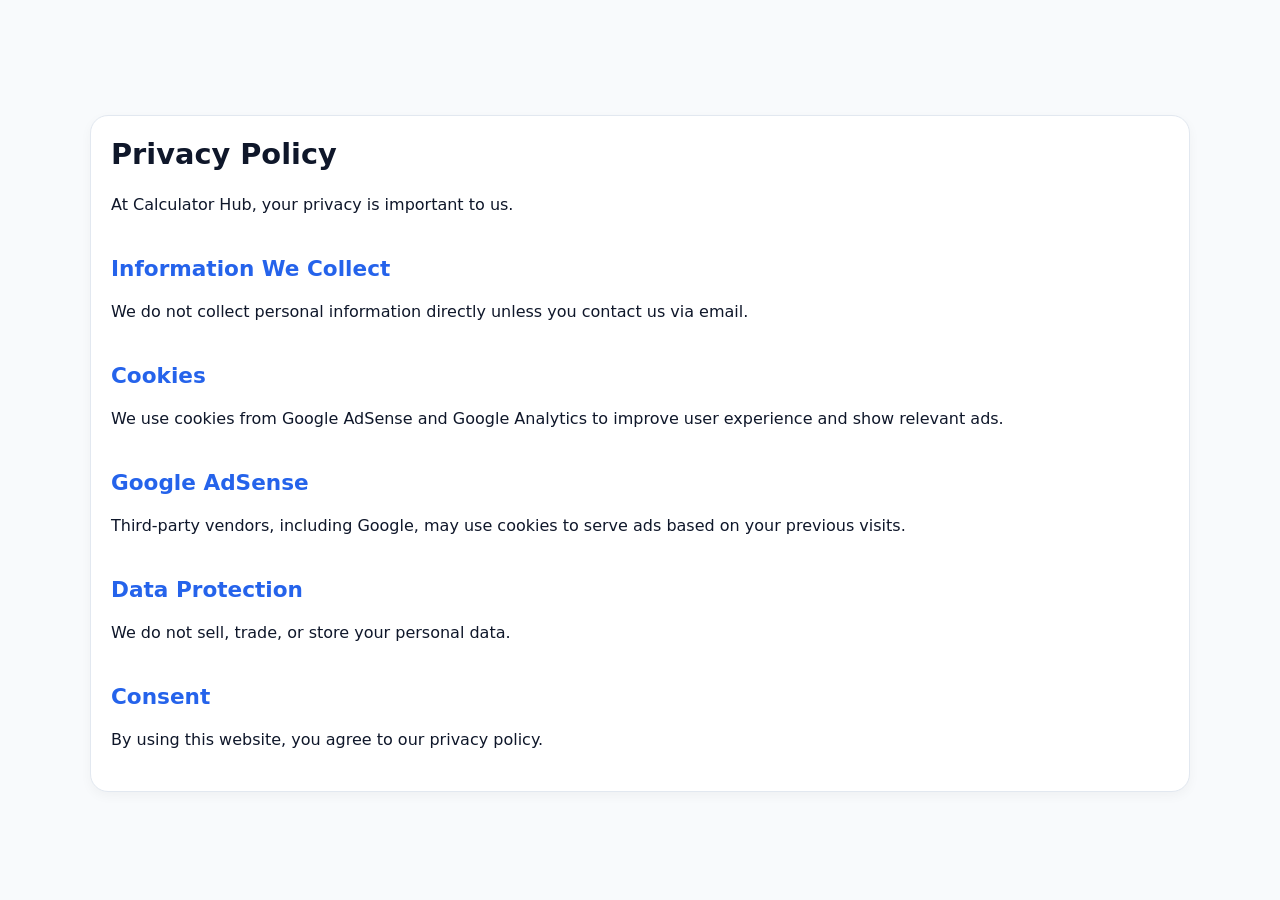
<file: privacy policy.html>
<!DOCTYPE html>
<html>
<head>
<title>Privacy Policy - Calculator Hub</title>
<link rel="stylesheet" href="style.css">
<!-- GOOGLE ANALYTICS -->
<!-- Replace G-XXXXXXXXXX with your GA4 ID -->
<script async
src="https://www.googletagmanager.com/gtag/js?id=G-XXXXXXXXXX">
</script>

<script>
window.dataLayer = window.dataLayer || [];
function gtag(){dataLayer.push(arguments);}
gtag('js', new Date());
gtag('config', 'G-XXXXXXXXXX');
</script>

<!-- GOOGLE ADSENSE -->
<!-- Replace with your publisher id -->
<script async
src="https://pagead2.googlesyndication.com/pagead/js/adsbygoogle.js?client=ca-pub-XXXXXXXXXXXXXXXX"
crossorigin="anonymous">
</script>

</head>
<body>

<div class="container content-section">

<h1>Privacy Policy</h1>

<p>At Calculator Hub, your privacy is important to us.</p>

<h2>Information We Collect</h2>
<p>We do not collect personal information directly unless you contact us via email.</p>

<h2>Cookies</h2>
<p>We use cookies from Google AdSense and Google Analytics to improve user experience and show relevant ads.</p>

<h2>Google AdSense</h2>
<p>Third-party vendors, including Google, may use cookies to serve ads based on your previous visits.</p>

<h2>Data Protection</h2>
<p>We do not sell, trade, or store your personal data.</p>

<h2>Consent</h2>
<p>By using this website, you agree to our privacy policy.</p>

</div>

</body>
</html>
</file>
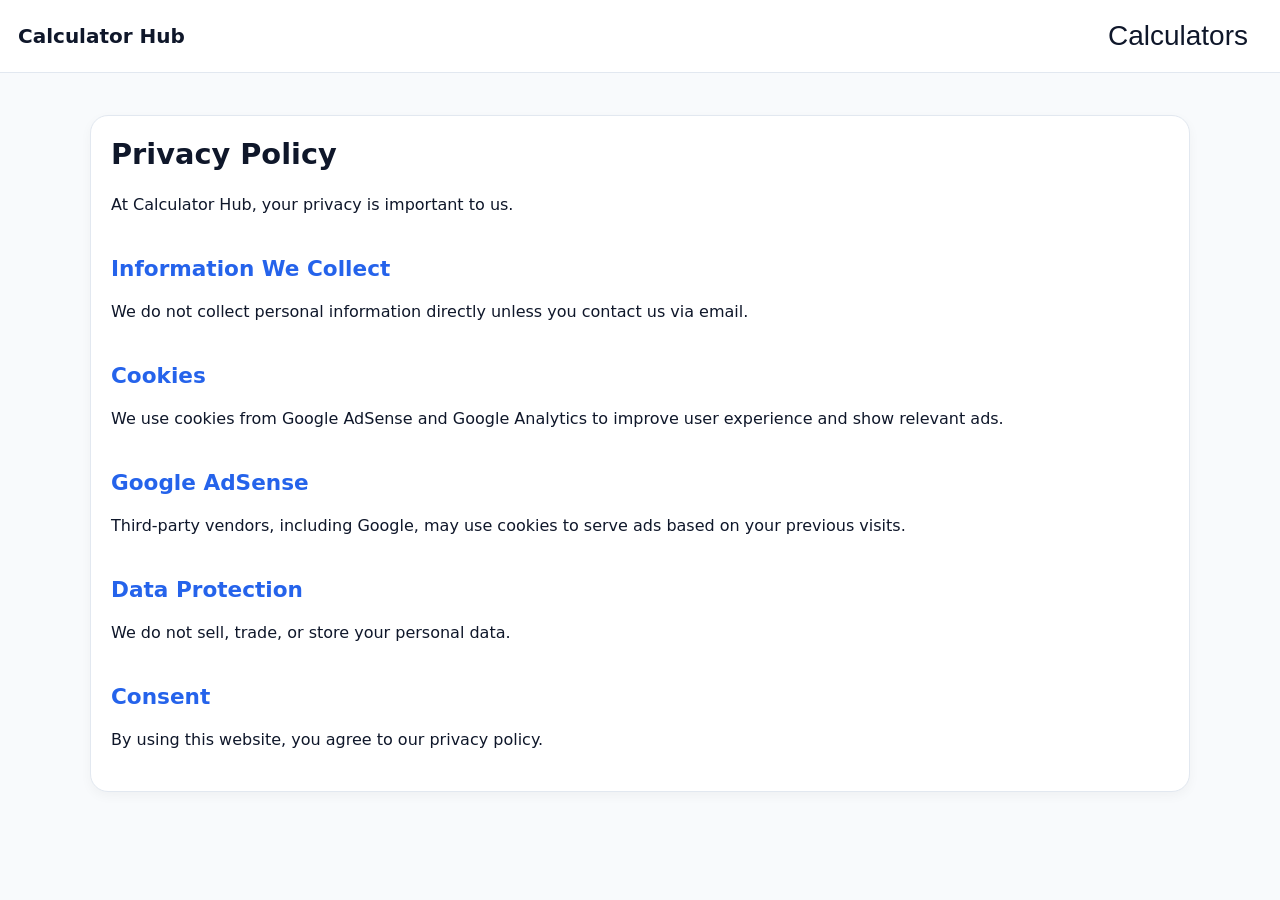
<file: privacy.html>
<!DOCTYPE html>
<html>
<head>
<title>Privacy Policy - Calculator Hub</title>
<link rel="stylesheet" href="style.css">
<!-- GOOGLE ANALYTICS -->
<!-- Replace G-XXXXXXXXXX with your GA4 ID -->
<script async
src="https://www.googletagmanager.com/gtag/js?id=G-XXXXXXXXXX">
</script>

<script>
window.dataLayer = window.dataLayer || [];
function gtag(){dataLayer.push(arguments);}
gtag('js', new Date());
gtag('config', 'G-XXXXXXXXXX');
</script>

<!-- GOOGLE ADSENSE -->
<!-- Replace with your publisher id -->
<script async src="https://pagead2.googlesyndication.com/pagead/js/adsbygoogle.js?client=ca-pub-8164053652117370"
     crossorigin="anonymous"></script>

</head>

<body>
    <header class="navbar">

    <div class="logo">
        <a href="index.html">Calculator Hub</a>
    </div>
  
	<div class="menu-wrapper">
    <button  id="menuBtn">Calculators</button>

    <nav class="nav-links" id="navLinks">
        <a href="emi.html">EMI Calculator</a>
        <a href="sip.html">SIP Calculator</a>
        <a href="gst.html">GST Calculator</a>
        <a href="gratuity.html">Gratuity Calculator</a>
        <a href="percentage.html">Percentage Calculator</a>
        <a href="income-tax.html">Income Tax Calculator</a>
        <a href="fd.html">FD Calculator</a>
        <a href="rd.html">RD Calculator</a>
        <a href="bmi.html">BMI Calculator</a>
        <a href="age.html">Age Calculator</a>
    </nav>
	</div>
</header>
<div class="container content-section">

<h1>Privacy Policy</h1>

<p>At Calculator Hub, your privacy is important to us.</p>

<h2>Information We Collect</h2>
<p>We do not collect personal information directly unless you contact us via email.</p>

<h2>Cookies</h2>
<p>We use cookies from Google AdSense and Google Analytics to improve user experience and show relevant ads.</p>

<h2>Google AdSense</h2>
<p>Third-party vendors, including Google, may use cookies to serve ads based on your previous visits.</p>

<h2>Data Protection</h2>
<p>We do not sell, trade, or store your personal data.</p>

<h2>Consent</h2>
<p>By using this website, you agree to our privacy policy.</p>

</div>

</body>
</html>
</file>
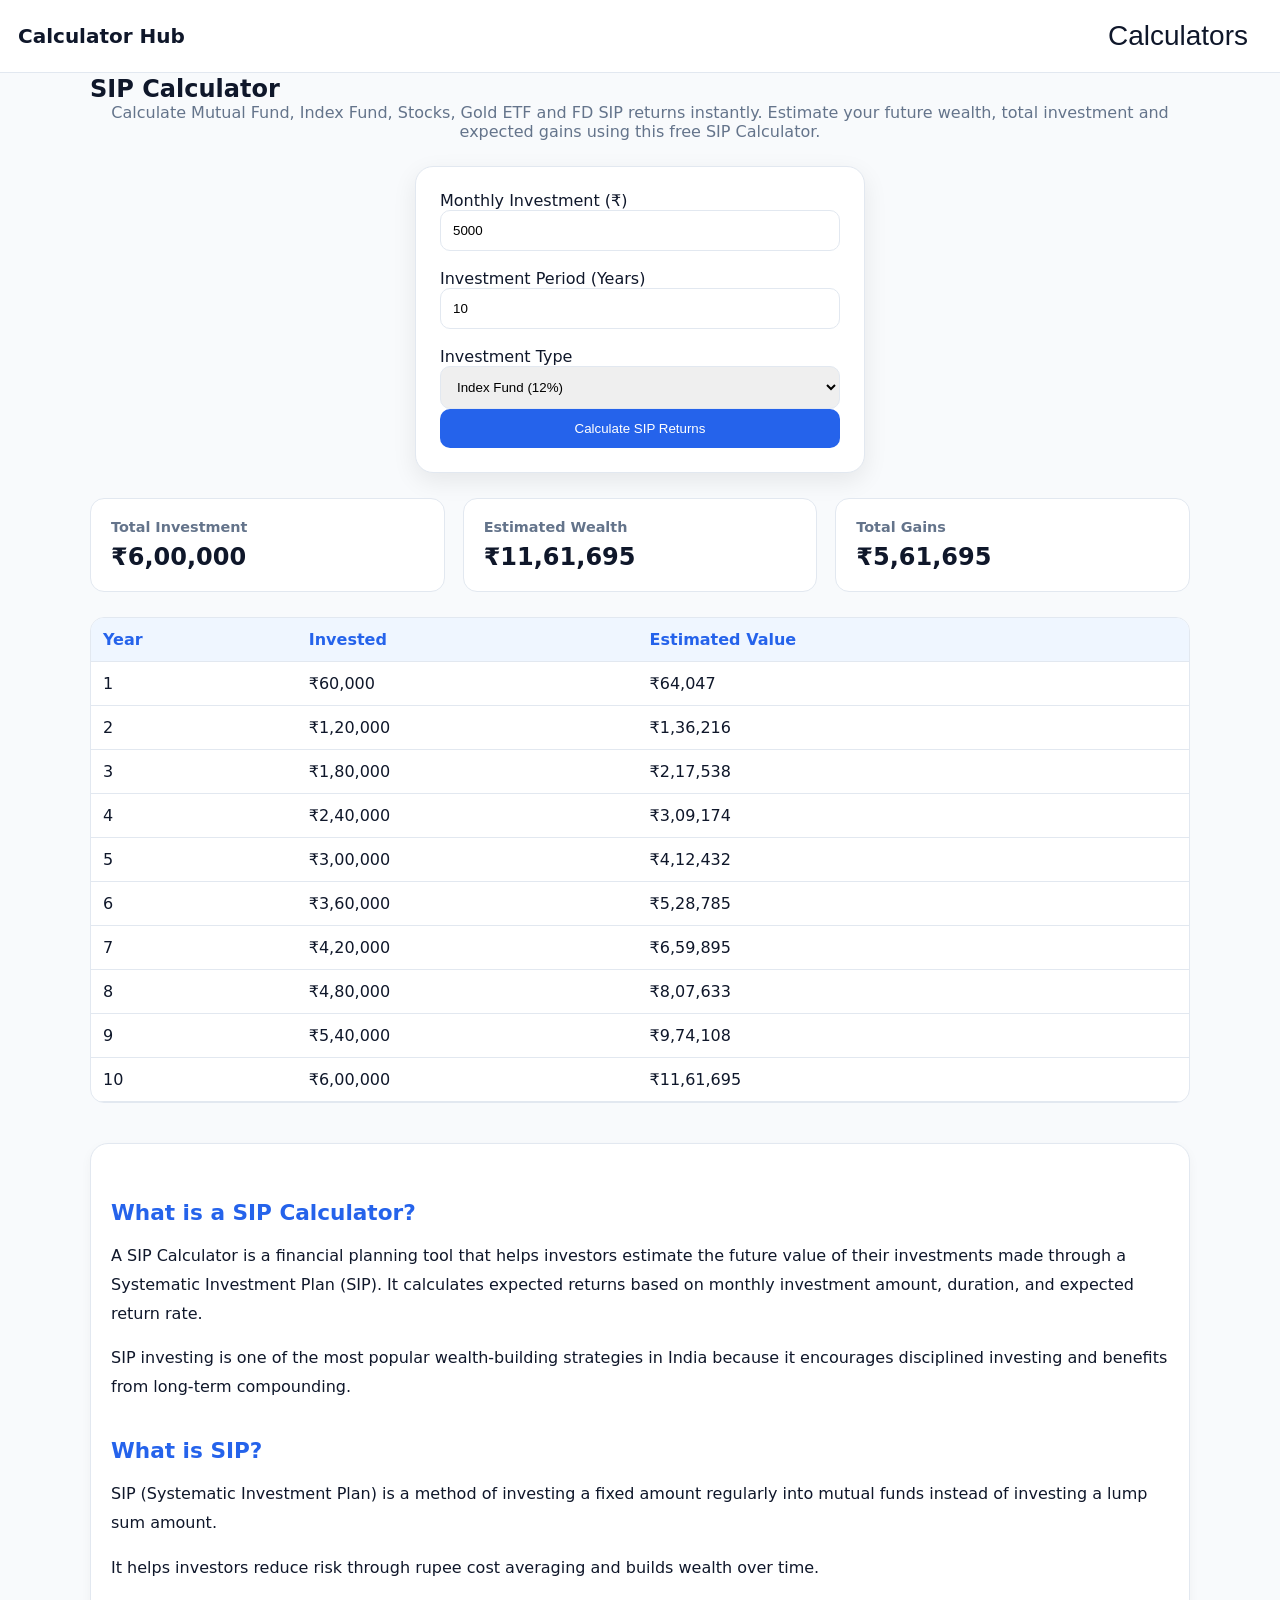
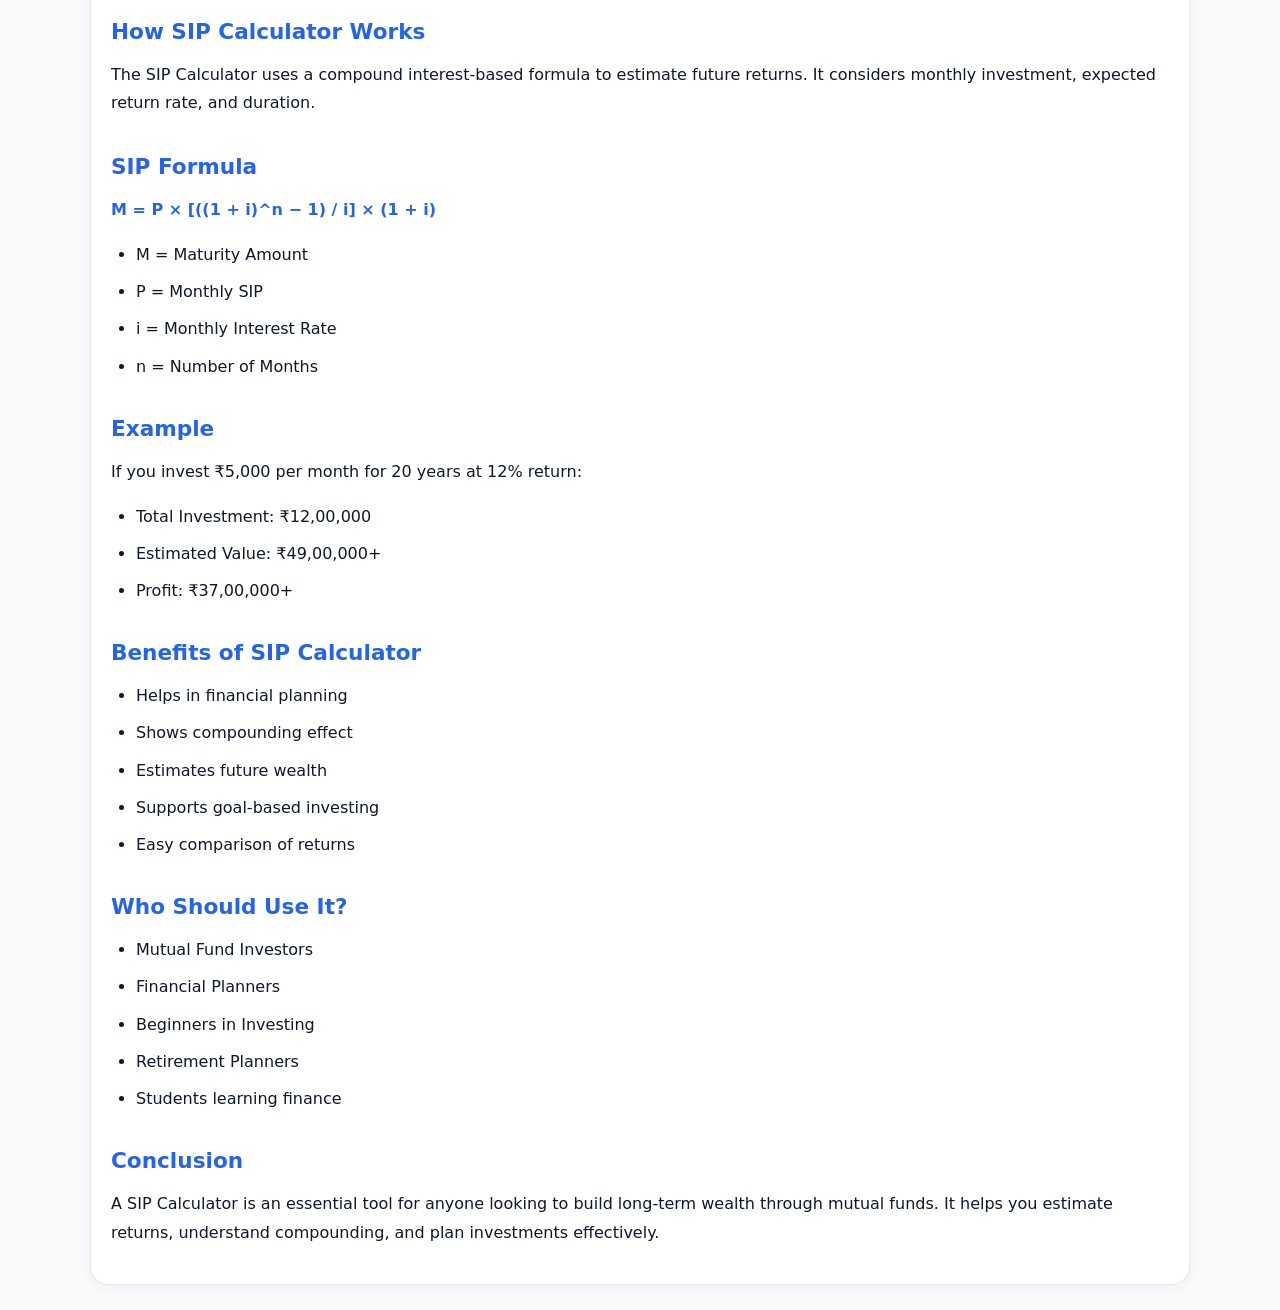
<file: sip.html>
<!DOCTYPE html>
<html lang="en">

<head>
<meta charset="UTF-8">
<meta name="viewport" content="width=device-width, initial-scale=1.0">

<title>SIP Calculator – Calculate SIP Returns & Mutual Fund Growth Online</title>

<meta name="description" content="Use our free SIP Calculator to estimate mutual fund returns, future investment value, and wealth creation. Calculate monthly SIP returns instantly with compounding.">

<meta name="keywords" content="SIP Calculator, Mutual Fund SIP Calculator, Online SIP Calculator, SIP Return Calculator, Monthly SIP Calculator, Investment SIP Calculator, SIP Calculator India, Future Value SIP Calculator, Wealth SIP Calculator, Best SIP Calculator">

<link rel="stylesheet" href="style.css">
<!-- GOOGLE ANALYTICS -->
<!-- Replace G-XXXXXXXXXX with your GA4 ID -->
<script async
src="https://www.googletagmanager.com/gtag/js?id=G-XXXXXXXXXX">
</script>

<script>
window.dataLayer = window.dataLayer || [];
function gtag(){dataLayer.push(arguments);}
gtag('js', new Date());
gtag('config', 'G-XXXXXXXXXX');
</script>

<!-- GOOGLE ADSENSE -->
<!-- Replace with your publisher id -->
<script async src="https://pagead2.googlesyndication.com/pagead/js/adsbygoogle.js?client=ca-pub-8164053652117370"
     crossorigin="anonymous"></script>

</head>

<body>
    <header class="navbar">

    <div class="logo">
        <a href="index.html">Calculator Hub</a>
    </div>
    
	<div class="menu-wrapper">
    <button  id="menuBtn">Calculators</button>

    <nav class="nav-links" id="navLinks">
        <a href="emi.html">EMI Calculator</a>
        <a href="sip.html">SIP Calculator</a>
        <a href="gst.html">GST Calculator</a>
        <a href="gratuity.html">Gratuity Calculator</a>
        <a href="percentage.html">Percentage Calculator</a>
        <a href="income-tax.html">Income Tax Calculator</a>
        <a href="fd.html">FD Calculator</a>
        <a href="rd.html">RD Calculator</a>
        <a href="bmi.html">BMI Calculator</a>
        <a href="age.html">Age Calculator</a>
    </nav>
	</div>
</header>

<div class="container">

    <!-- CALCULATOR SECTION -->
    <section class="calculator-section">

        <h1>SIP Calculator</h1>

        <p class="intro">
            Calculate Mutual Fund, Index Fund, Stocks, Gold ETF and FD SIP returns instantly.
            Estimate your future wealth, total investment and expected gains using this free SIP Calculator.
        </p>

        <div class="calculator">

            <div class="grid">

                <div class="form-group">
                    <label>Monthly Investment (₹)</label>
                    <input type="number" id="sipAmount" value="5000">
                </div>

                <div class="form-group">
                    <label>Investment Period (Years)</label>
                    <input type="number" id="years" value="10">
                </div>

                <div class="form-group">
                    <label>Investment Type</label>

                    <select id="investmentType">

                        <option value="3">Savings Account (3%)</option>
                        <option value="6.5">Fixed Deposit (6.5%)</option>
                        <option value="7.5">Debt Fund (7.5%)</option>
                        <option value="10">Hybrid Fund (10%)</option>
                        <option value="12" selected>Index Fund (12%)</option>
                        <option value="12">Large Cap Fund (12%)</option>
                        <option value="13">Flexi Cap Fund (13%)</option>
                        <option value="15">Mid Cap Fund (15%)</option>
                        <option value="18">Small Cap Fund (18%)</option>
                        <option value="8">Gold ETF (8%)</option>
                        <option value="12">Stocks Conservative (12%)</option>
                        <option value="15">Stocks Moderate (15%)</option>
                        <option value="20">Stocks Aggressive (20%)</option>
                        <option value="custom">Custom Return</option>

                    </select>
                </div>

                <div class="form-group hidden" id="customBox">
                    <label>Custom Return (%)</label>
                    <input type="number" id="customReturn" value="12">
                </div>

            </div>

            <button onclick="calculateSIP()">Calculate SIP Returns</button>

        </div>

        <div class="results">

            <div class="result-card">
                <h3>Total Investment</h3>
                <p id="investmentValue">₹0</p>
            </div>

            <div class="result-card">
                <h3>Estimated Wealth</h3>
                <p id="wealthValue">₹0</p>
            </div>

            <div class="result-card">
                <h3>Total Gains</h3>
                <p class="green" id="gainValue">₹0</p>
            </div>

        </div>

        <div class="table-wrapper">

            <table>

                <thead>
                    <tr>
                        <th>Year</th>
                        <th>Invested</th>
                        <th>Estimated Value</th>
                    </tr>
                </thead>

                <tbody id="yearlyTable"></tbody>

            </table>

        </div>

    </section>


    <!-- SEO CONTENT SECTION -->
    <section class="content-section">

        <h2>What is a SIP Calculator?</h2>

        <p>
            A SIP Calculator is a financial planning tool that helps investors estimate
            the future value of their investments made through a Systematic Investment Plan (SIP).
            It calculates expected returns based on monthly investment amount, duration, and expected return rate.
        </p>

        <p>
            SIP investing is one of the most popular wealth-building strategies in India because it encourages
            disciplined investing and benefits from long-term compounding.
        </p>

        <h2>What is SIP?</h2>

        <p>
            SIP (Systematic Investment Plan) is a method of investing a fixed amount regularly
            into mutual funds instead of investing a lump sum amount.
        </p>

        <p>
            It helps investors reduce risk through rupee cost averaging and builds wealth over time.
        </p>

        <h2>How SIP Calculator Works</h2>

        <p>
            The SIP Calculator uses a compound interest-based formula to estimate future returns.
            It considers monthly investment, expected return rate, and duration.
        </p>

        <h2>SIP Formula</h2>

        <p><strong>M = P × [((1 + i)^n − 1) / i] × (1 + i)</strong></p>

        <ul>
            <li>M = Maturity Amount</li>
            <li>P = Monthly SIP</li>
            <li>i = Monthly Interest Rate</li>
            <li>n = Number of Months</li>
        </ul>

        <h2>Example</h2>

        <p>
            If you invest ₹5,000 per month for 20 years at 12% return:
        </p>

        <ul>
            <li>Total Investment: ₹12,00,000</li>
            <li>Estimated Value: ₹49,00,000+</li>
            <li>Profit: ₹37,00,000+</li>
        </ul>

        <h2>Benefits of SIP Calculator</h2>

        <ul>
            <li>Helps in financial planning</li>
            <li>Shows compounding effect</li>
            <li>Estimates future wealth</li>
            <li>Supports goal-based investing</li>
            <li>Easy comparison of returns</li>
        </ul>

        <h2>Who Should Use It?</h2>

        <ul>
            <li>Mutual Fund Investors</li>
            <li>Financial Planners</li>
            <li>Beginners in Investing</li>
            <li>Retirement Planners</li>
            <li>Students learning finance</li>
        </ul>

        <h2>Conclusion</h2>

        <p>
            A SIP Calculator is an essential tool for anyone looking to build long-term wealth through mutual funds.
            It helps you estimate returns, understand compounding, and plan investments effectively.
        </p>

    </section>

</div>

<script>

const typeSelect = document.getElementById('investmentType');

typeSelect.addEventListener('change', () => {
    const customBox = document.getElementById('customBox');
    if (typeSelect.value === 'custom') {
        customBox.classList.remove('hidden');
    } else {
        customBox.classList.add('hidden');
    }
});

function formatMoney(num) {
    return '₹' + Math.round(num).toLocaleString('en-IN');
}

function calculateSIP() {

    const sip = parseFloat(document.getElementById('sipAmount').value);
    const years = parseFloat(document.getElementById('years').value);

    let annualReturn;

    if (typeSelect.value === 'custom') {
        annualReturn = parseFloat(document.getElementById('customReturn').value);
    } else {
        annualReturn = parseFloat(typeSelect.value);
    }

    const months = years * 12;
    const monthlyRate = annualReturn / 12 / 100;

    const futureValue =
        sip *
        ((Math.pow(1 + monthlyRate, months) - 1) / monthlyRate) *
        (1 + monthlyRate);

    const totalInvestment = sip * months;
    const gain = futureValue - totalInvestment;

    document.getElementById('investmentValue').innerText = formatMoney(totalInvestment);
    document.getElementById('wealthValue').innerText = formatMoney(futureValue);
    document.getElementById('gainValue').innerText = formatMoney(gain);

    createYearlyTable(sip, annualReturn, years);
}

function createYearlyTable(sip, annualReturn, years) {

    const table = document.getElementById('yearlyTable');
    table.innerHTML = '';

    const monthlyRate = annualReturn / 12 / 100;

    for (let year = 1; year <= years; year++) {

        const months = year * 12;
        const invested = sip * months;

        const value =
            sip *
            ((Math.pow(1 + monthlyRate, months) - 1) / monthlyRate) *
            (1 + monthlyRate);

        table.innerHTML += `
        <tr>
            <td>${year}</td>
            <td>${formatMoney(invested)}</td>
            <td>${formatMoney(value)}</td>
        </tr>`;
    }
}

calculateSIP();

</script>

</body>
</html>
</file>
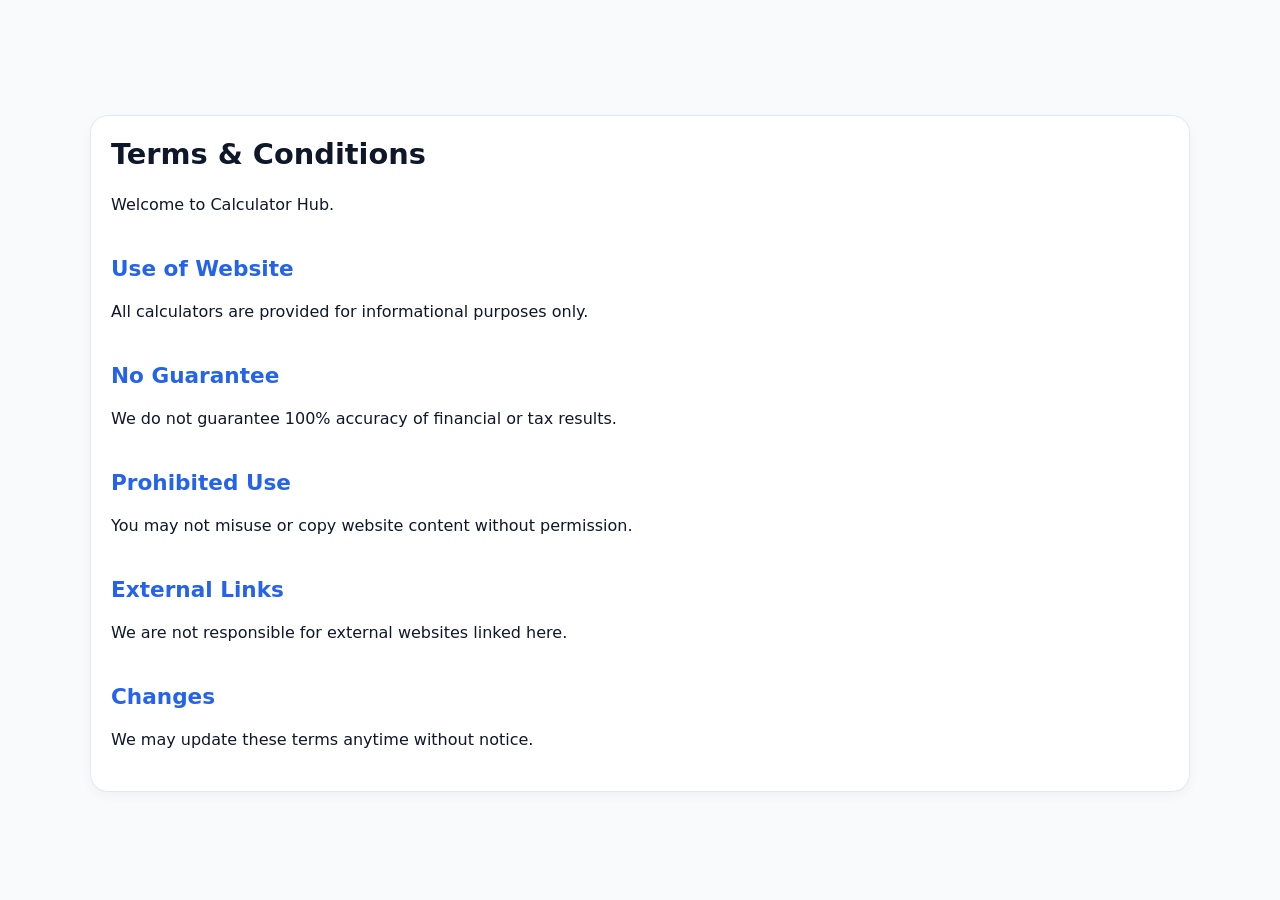
<file: term.html>
<!DOCTYPE html>
<html>
<head>
<title>Terms & Conditions - Calculator Hub</title>
<link rel="stylesheet" href="style.css">
</head>
<body>

<div class="container content-section">

<h1>Terms & Conditions</h1>

<p>Welcome to Calculator Hub.</p>

<h2>Use of Website</h2>
<p>All calculators are provided for informational purposes only.</p>

<h2>No Guarantee</h2>
<p>We do not guarantee 100% accuracy of financial or tax results.</p>

<h2>Prohibited Use</h2>
<p>You may not misuse or copy website content without permission.</p>

<h2>External Links</h2>
<p>We are not responsible for external websites linked here.</p>

<h2>Changes</h2>
<p>We may update these terms anytime without notice.</p>

</div>

</body>
</html>
</file>
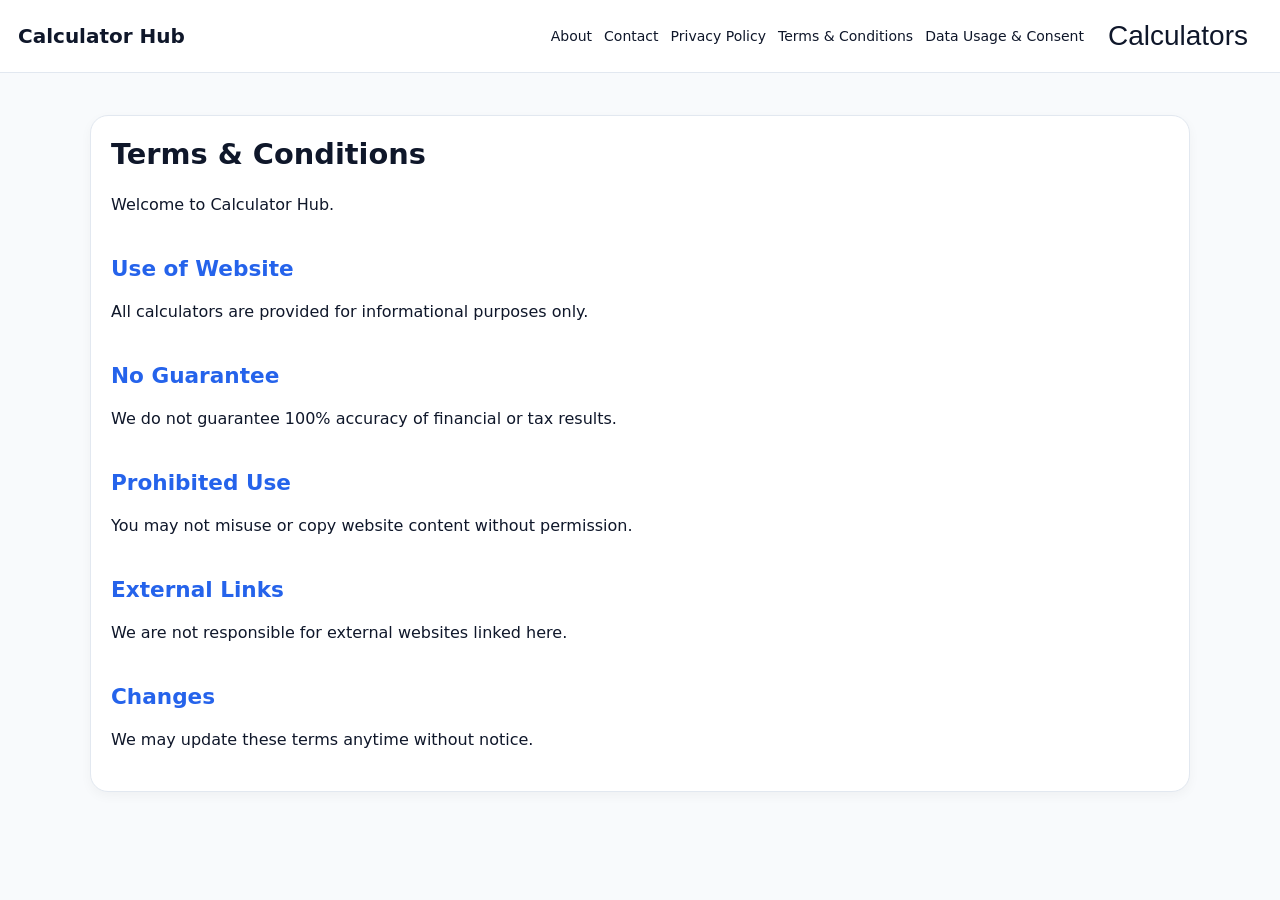
<file: terms.html>
<!DOCTYPE html>
<html>
<head>
<title>Terms & Conditions - Calculator Hub</title>
<link rel="stylesheet" href="style.css">
<!-- GOOGLE ANALYTICS -->
<!-- Replace G-XXXXXXXXXX with your GA4 ID -->
<script async
src="https://www.googletagmanager.com/gtag/js?id=G-XXXXXXXXXX">
</script>

<script>
window.dataLayer = window.dataLayer || [];
function gtag(){dataLayer.push(arguments);}
gtag('js', new Date());
gtag('config', 'G-XXXXXXXXXX');
</script>

<!-- GOOGLE ADSENSE -->
<!-- Replace with your publisher id -->
<script async src="https://pagead2.googlesyndication.com/pagead/js/adsbygoogle.js?client=ca-pub-8164053652117370"
     crossorigin="anonymous"></script>
</head>

<body>
    <header class="navbar">

    <div class="logo">
        <a href="index.html">Calculator Hub</a>
    </div>
    <div class="links">
        <a href="about.html">About</a>
        <a href="contact.html">Contact</a>
        <a href="privacy.html">Privacy Policy</a>
        <a href="terms.html">Terms & Conditions</a>
        <a href="consent.html">Data Usage & Consent</a>
    </div>
	<div class="menu-wrapper">
    <button  id="menuBtn">Calculators</button>

    <nav class="nav-links" id="navLinks">
        <a href="emi.html">EMI Calculator</a>
        <a href="sip.html">SIP Calculator</a>
        <a href="gst.html">GST Calculator</a>
        <a href="gratuity.html">Gratuity Calculator</a>
        <a href="percentage.html">Percentage Calculator</a>
        <a href="income-tax.html">Income Tax Calculator</a>
        <a href="fd.html">FD Calculator</a>
        <a href="rd.html">RD Calculator</a>
        <a href="bmi.html">BMI Calculator</a>
        <a href="age.html">Age Calculator</a>
    </nav>
	</div>
</header>
<div class="container content-section">

<h1>Terms & Conditions</h1>

<p>Welcome to Calculator Hub.</p>

<h2>Use of Website</h2>
<p>All calculators are provided for informational purposes only.</p>

<h2>No Guarantee</h2>
<p>We do not guarantee 100% accuracy of financial or tax results.</p>

<h2>Prohibited Use</h2>
<p>You may not misuse or copy website content without permission.</p>

<h2>External Links</h2>
<p>We are not responsible for external websites linked here.</p>

<h2>Changes</h2>
<p>We may update these terms anytime without notice.</p>

</div>

</body>
</html>
</file>
<file: style.css>
:root{
--primary:#2563eb;
--success:#16a34a;
--danger:#dc2626;
--bg:#f8fafc;
--card:#ffffff;
--border:#e2e8f0;
--text:#0f172a;
--muted:#64748b;
}

/* RESET */
*{
margin:0;
padding:0;
box-sizing:border-box;
}

body{
font-family:system-ui, Inter, Arial, sans-serif;
background:var(--bg);
color:var(--text);
padding:25px 15px;
padding-top:75px;
}

/* CONTAINER */
.container{
max-width:1100px;
margin:auto;
}

/* HEADER */
.header{
text-align:center;
margin-bottom:30px;
}

.header h1{
font-size:2rem;
}

.header p{
color:var(--muted);
margin-top:8px;
}

/* SEARCH */
.search-box{
margin-top:20px;
}

.search-box input{
width:min(500px,90%);
padding:12px;
border:1px solid var(--border);
border-radius:10px;
font-size:15px;
}

/* GRID */
.grid{
display:grid;
grid-template-columns:repeat(auto-fit,minmax(220px,1fr));
gap:18px;
}

/* CARD */
.card{
background:var(--card);
border:1px solid var(--border);
border-radius:14px;
padding:18px;
text-decoration:none;
color:var(--text);
transition:.2s;
box-shadow:0 4px 10px rgba(0,0,0,.04);
}

.card:hover{
border-color:var(--primary);
transform:translateY(-3px);
}

/* FORM */
input,
select{
width:100%;
padding:12px;
border:1px solid var(--border);
border-radius:10px;
}

/* BUTTON */
button{
width:100%;
padding:12px;
border:none;
border-radius:10px;
background:var(--primary);
color:#fff;
cursor:pointer;
}

/* NAVBAR */
.navbar{
position:fixed;
top:0;
left:0;
width:100%;
z-index:10001;
background:var(--card);
border-bottom:1px solid var(--border);
display:flex;
align-items:center;
justify-content:space-between;
padding:12px 18px;
}

/* LOGO */
.logo a{
text-decoration:none;
color:var(--text);
font-size:20px;
font-weight:700;
}

/* ABOUT / CONTACT */
.links{
display:flex;
gap:12px;
margin-left:auto;
margin-right:10px;
}

.links a{
text-decoration:none;
color:var(--text);
font-size:14px;
}

.links a:hover{
color:var(--primary);
}

/* MENU WRAPPER */
.menu-wrapper {
  position: relative;
  display: inline-block;
}

/* MENU BUTTON */
#menuBtn {
  width: auto;
  padding: 6px 12px;
  background: none;
  border: 2px solid transparent;
  color: var(--text);
  font-size: 28px;
  cursor: pointer;
  z-index: 10002;
}

/* HORIZONTAL MENU BAR */
.nav-links {
  position: absolute;
  top: 100%;
  right: 5px;

  display: flex;
  flex-wrap: wrap;
  gap: 8px;

  max-width: calc(100vw - 10px);

  /* transparent container */
  background: transparent;
  border: none;
  box-shadow: none;
  padding: 8px;

  opacity: 0;
  transform: translateY(-10px);
  pointer-events: none;
  transition: all .25s ease;

  z-index: 10000;
}

/* SHOW ON HOVER */
.menu-wrapper:hover .nav-links {
  opacity: 1;
  transform: translateY(0);
  pointer-events: auto;
}

/* EACH OPTION AS A CARD */
.nav-links a {
  display: inline-flex;
  align-items: center;
  justify-content: center;

  padding: 10px 16px;

  background: var(--card);
  border: 1px solid var(--border);
  border-radius: 10px;

  text-decoration: none;
  color: var(--text);

  white-space: nowrap;

  box-shadow: 0 3px 8px rgba(0,0,0,.05);

  transition: .2s;
}

/* HOVER EFFECT */
.nav-links a:hover {
  background: var(--bg);
  border-color: var(--primary);
  color: var(--primary);
  transform: translateY(-2px);
}


.nav-links{
    position:fixed;
    top:60px;
    left:5px;
    right:5px;

    display:flex;
    flex-wrap:wrap;
    gap:6px;

    max-width:none;
    width:auto;
}


/* RESULTS */

.results{

    margin-top:25px;

    display:grid;

    grid-template-columns:repeat(auto-fit,minmax(220px,1fr));

    gap:18px;

}



.result{

    margin-top:20px;

    background:#f8fafc;

    border-radius:12px;

    padding:16px;

}



.result p{

    margin:8px 0;

    display:flex;

    justify-content:space-between;

}



.result strong{

    color:var(--primary);

}



/* SPECIAL CARDS */

.note{

    margin-top:20px;

    background:#eff6ff;

    border-left:4px solid var(--primary);

    padding:15px;

    border-radius:10px;

}



.green, .gratuity, .eligible{

    color:var(--success);

    font-weight:700;

}



.not-eligible{

    color:var(--danger);

    font-weight:700;

}



.small{

    color:var(--muted);

    font-size:0.85rem;

    margin-top:5px;

}



/* TABLE */

.table-wrapper{

    margin-top:25px;

    background:white;

    border:1px solid var(--border);

    border-radius:14px;

    overflow:auto;

}



table{

    width:100%;

    border-collapse:collapse;

}



th{

    background:#eff6ff;

    color:var(--primary);

}



th,td{

    padding:12px;

    text-align:left;

    border-bottom:1px solid var(--border);

}



/* SIMPLE CALCULATOR BOX */

.calculator{

    background:white;

    border:1px solid var(--border);

    border-radius:18px;

    padding:24px;

    max-width:450px;

    margin:auto;

    box-shadow:0 8px 24px rgba(0,0,0,0.08);

}

.subtitle{

    text-align:center;

    color:var(--muted);

    margin-bottom:25px;

}



.result-card{

    background:var(--card);

    border:1px solid var(--border);

    border-radius:14px;

    padding:20px;

}



.result-card h3{

    color:var(--muted);

    font-size:.9rem;

    margin-bottom:8px;

}



.result-card p{

    font-size:1.5rem;

    font-weight:700;

    color:var(--text);

}



.hidden{

    display:none;

}



/* SEO CONTENT SECTION */



.content-section{

    margin-top:40px;

    background:var(--card);

    border:1px solid var(--border);

    border-radius:18px;

    padding:30px;

    box-shadow:0 4px 12px rgba(0,0,0,0.04);

}



/* HEADINGS */



.content-section h1,

.content-section h2,

.content-section h3,

.content-section h4,

.content-section h5,

.content-section h6{

    color:var(--text);

    font-weight:700;

    line-height:1.3;

}



.content-section h1{

    font-size:2rem;

    margin-bottom:18px;

}



.content-section h2{

    font-size:1.6rem;

    margin-top:35px;

    margin-bottom:15px;

    color:var(--primary);

}



.content-section h3{

    font-size:1.2rem;

    margin-top:25px;

    margin-bottom:12px;

}



.content-section h4,

.content-section h5,

.content-section h6{

    margin-top:20px;

    margin-bottom:10px;

}



/* PARAGRAPHS */



.content-section p{

    font-size:16px;

    line-height:1.8;

    color:var(--text);

    margin-bottom:16px;

}



/* LISTS */



.content-section ul,

.content-section ol{

    margin:15px 0 20px 25px;

}



.content-section li{

    margin-bottom:10px;

    line-height:1.7;

    color:var(--text);

}



/* STRONG TEXT */



.content-section strong{

    color:var(--primary);

    font-weight:700;

}



/* INTRO PARAGRAPH */



.intro{

    text-align:center;

    color:var(--muted);

    font-size:1rem;

    margin-bottom:25px;

}



/* FAQ SECTIONS */



.content-section h3 + p{

    margin-bottom:18px;

}



/* MOBILE */




    .content-section{

        padding:20px;

    }



    .content-section h1{

        font-size:1.8rem;

    }



    .content-section h2{

        font-size:1.35rem;

    }



    .content-section h3{

        font-size:1.1rem;

    }
	/* FOOTER */
footer{
    margin-top:40px;
    padding:25px 15px;
    text-align:center;

    background:var(--card);
    border-top:1px solid var(--border);

    color:var(--muted);
    font-size:14px;
}

footer p{
    margin:8px 0;
}

footer a{
    color:var(--text);
    text-decoration:none;
    transition:0.2s;
}

footer a:hover{
    color:var(--primary);
}

.footer-links{
    margin-top:10px;
    display:flex;
    justify-content:center;
    flex-wrap:wrap;
    gap:15px;
}
</file>
